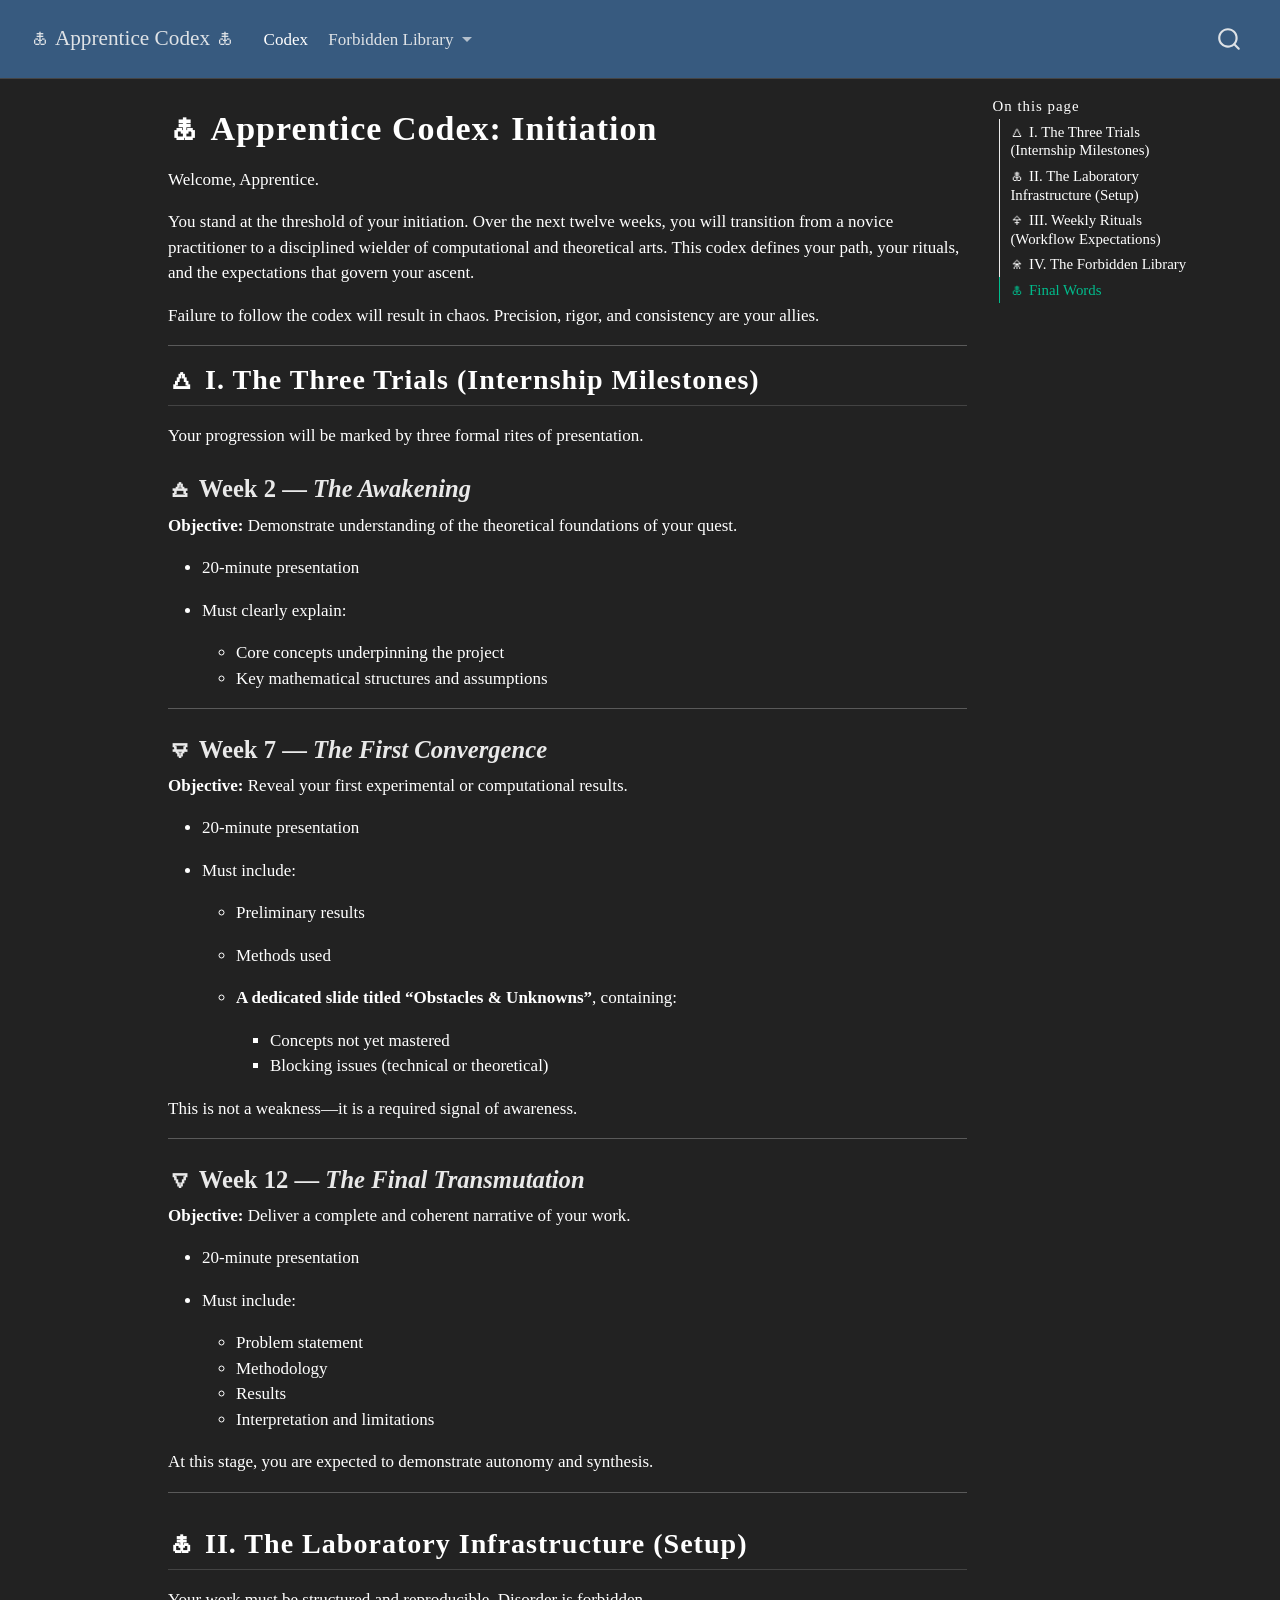
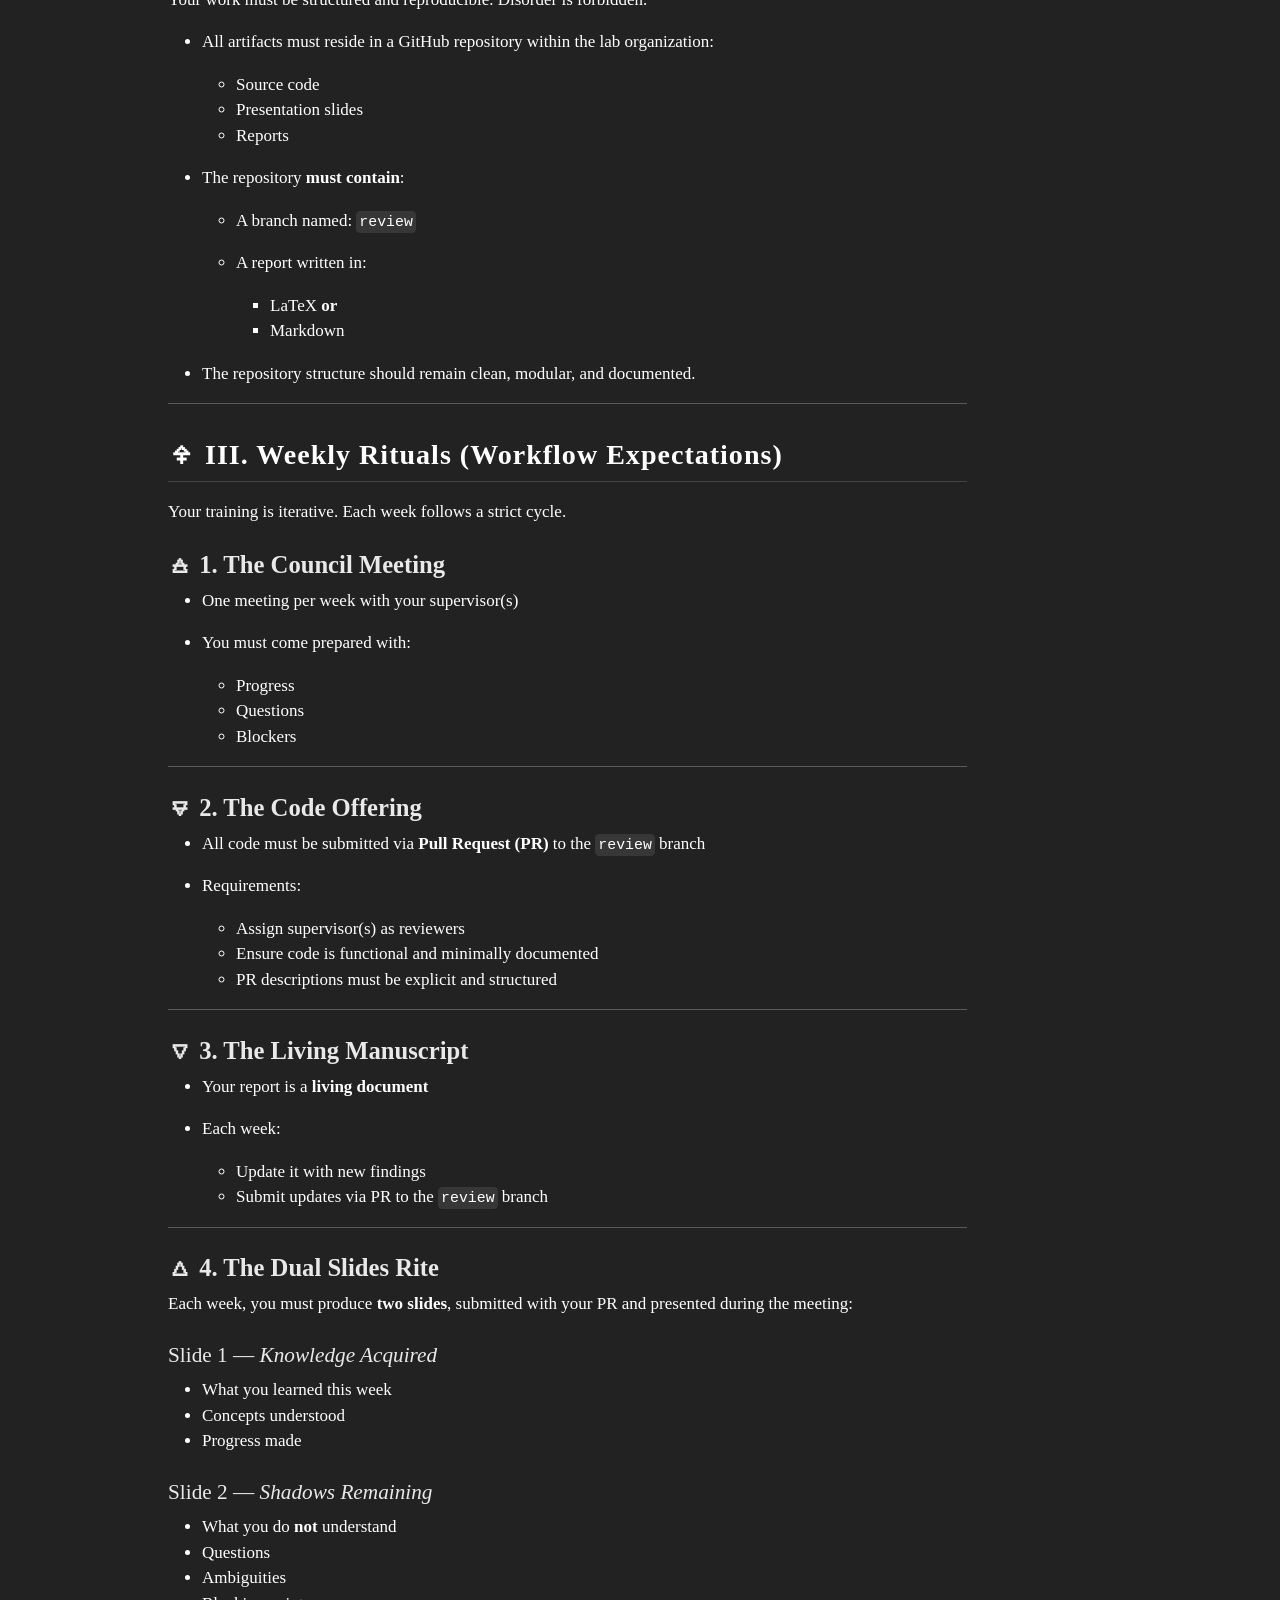
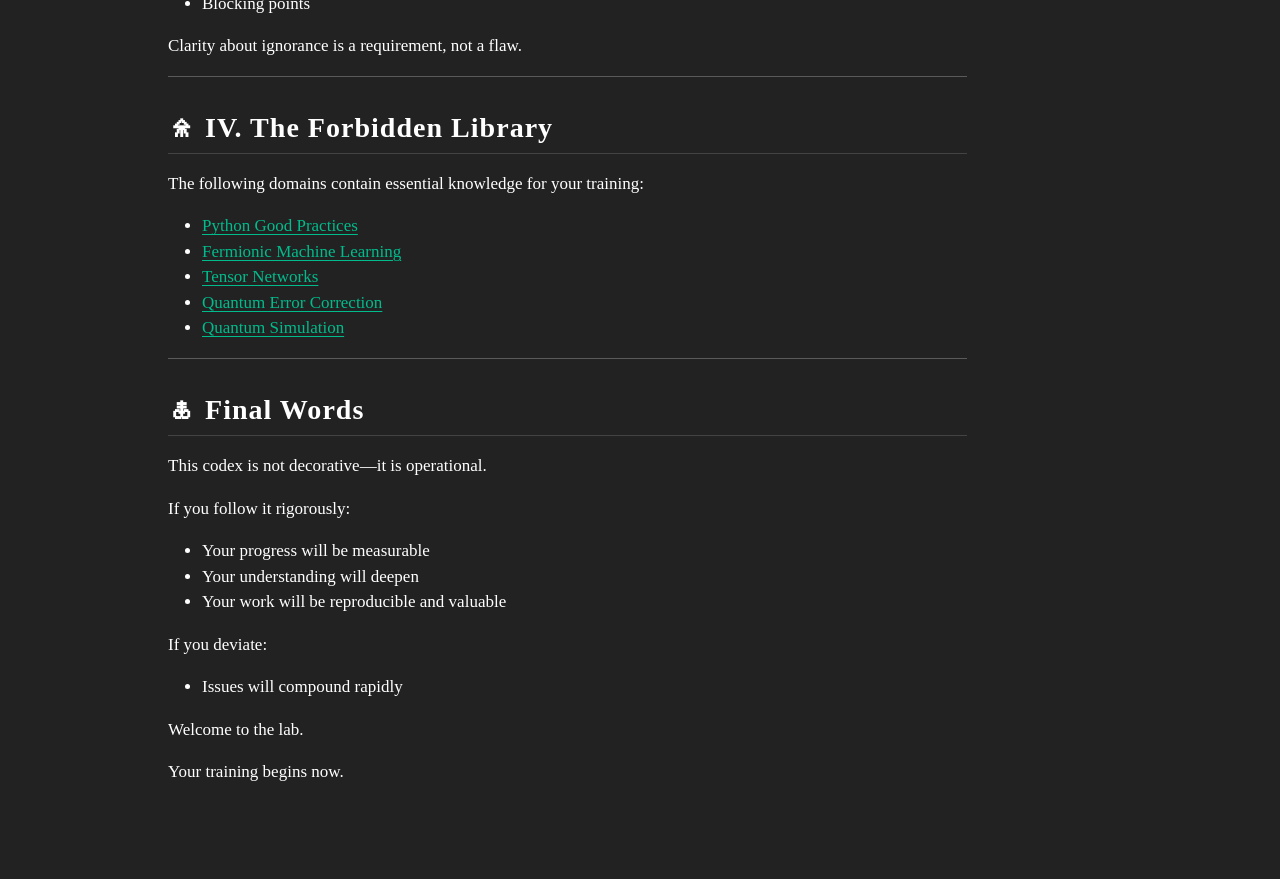
<file: docs/index.html>
<!DOCTYPE html>
<html xmlns="http://www.w3.org/1999/xhtml" lang="en" xml:lang="en"><head>

<meta charset="utf-8">
<meta name="generator" content="quarto-1.8.26">

<meta name="viewport" content="width=device-width, initial-scale=1.0, user-scalable=yes">


<title>🜏 Apprentice Codex: Initiation – 🜏 Apprentice Codex 🜏</title>
<style>
code{white-space: pre-wrap;}
span.smallcaps{font-variant: small-caps;}
div.columns{display: flex; gap: min(4vw, 1.5em);}
div.column{flex: auto; overflow-x: auto;}
div.hanging-indent{margin-left: 1.5em; text-indent: -1.5em;}
ul.task-list{list-style: none;}
ul.task-list li input[type="checkbox"] {
  width: 0.8em;
  margin: 0 0.8em 0.2em -1em; /* quarto-specific, see https://github.com/quarto-dev/quarto-cli/issues/4556 */ 
  vertical-align: middle;
}
</style>


<script src="site_libs/quarto-nav/quarto-nav.js"></script>
<script src="site_libs/quarto-nav/headroom.min.js"></script>
<script src="site_libs/clipboard/clipboard.min.js"></script>
<script src="site_libs/quarto-search/autocomplete.umd.js"></script>
<script src="site_libs/quarto-search/fuse.min.js"></script>
<script src="site_libs/quarto-search/quarto-search.js"></script>
<meta name="quarto:offset" content="./">
<script src="site_libs/quarto-html/quarto.js" type="module"></script>
<script src="site_libs/quarto-html/tabsets/tabsets.js" type="module"></script>
<script src="site_libs/quarto-html/axe/axe-check.js" type="module"></script>
<script src="site_libs/quarto-html/popper.min.js"></script>
<script src="site_libs/quarto-html/tippy.umd.min.js"></script>
<script src="site_libs/quarto-html/anchor.min.js"></script>
<link href="site_libs/quarto-html/tippy.css" rel="stylesheet">
<link href="site_libs/quarto-html/quarto-syntax-highlighting-dark-b758ccaa5987ceb1b75504551e579abf.css" rel="stylesheet" id="quarto-text-highlighting-styles">
<script src="site_libs/bootstrap/bootstrap.min.js"></script>
<link href="site_libs/bootstrap/bootstrap-icons.css" rel="stylesheet">
<link href="site_libs/bootstrap/bootstrap-0774fc528949661fb60d8774007a227f.min.css" rel="stylesheet" append-hash="true" id="quarto-bootstrap" data-mode="dark">
<script id="quarto-search-options" type="application/json">{
  "location": "navbar",
  "copy-button": false,
  "collapse-after": 3,
  "panel-placement": "end",
  "type": "overlay",
  "limit": 50,
  "keyboard-shortcut": [
    "f",
    "/",
    "s"
  ],
  "show-item-context": false,
  "language": {
    "search-no-results-text": "No results",
    "search-matching-documents-text": "matching documents",
    "search-copy-link-title": "Copy link to search",
    "search-hide-matches-text": "Hide additional matches",
    "search-more-match-text": "more match in this document",
    "search-more-matches-text": "more matches in this document",
    "search-clear-button-title": "Clear",
    "search-text-placeholder": "",
    "search-detached-cancel-button-title": "Cancel",
    "search-submit-button-title": "Submit",
    "search-label": "Search"
  }
}</script>


<link rel="stylesheet" href="styles.css">
</head>

<body class="nav-fixed quarto-light">

<div id="quarto-search-results"></div>
  <header id="quarto-header" class="headroom fixed-top">
    <nav class="navbar navbar-expand-lg " data-bs-theme="dark">
      <div class="navbar-container container-fluid">
      <div class="navbar-brand-container mx-auto">
    <a class="navbar-brand" href="./index.html">
    <span class="navbar-title">🜏 Apprentice Codex 🜏</span>
    </a>
  </div>
            <div id="quarto-search" class="" title="Search"></div>
          <button class="navbar-toggler" type="button" data-bs-toggle="collapse" data-bs-target="#navbarCollapse" aria-controls="navbarCollapse" role="menu" aria-expanded="false" aria-label="Toggle navigation" onclick="if (window.quartoToggleHeadroom) { window.quartoToggleHeadroom(); }">
  <span class="navbar-toggler-icon"></span>
</button>
          <div class="collapse navbar-collapse" id="navbarCollapse">
            <ul class="navbar-nav navbar-nav-scroll me-auto">
  <li class="nav-item">
    <a class="nav-link active" href="./index.html" aria-current="page"> 
<span class="menu-text">Codex</span></a>
  </li>  
  <li class="nav-item dropdown ">
    <a class="nav-link dropdown-toggle" href="#" id="nav-menu-forbidden-library" role="link" data-bs-toggle="dropdown" aria-expanded="false">
 <span class="menu-text">Forbidden Library</span>
    </a>
    <ul class="dropdown-menu" aria-labelledby="nav-menu-forbidden-library">    
        <li>
    <a class="dropdown-item" href="./library/python-good-practices.html">
 <span class="dropdown-text">Python Good Practices</span></a>
  </li>  
        <li>
    <a class="dropdown-item" href="./library/fermiml.html">
 <span class="dropdown-text">FermiML</span></a>
  </li>  
        <li>
    <a class="dropdown-item" href="./library/tensor-networks.html">
 <span class="dropdown-text">Tensor Networks</span></a>
  </li>  
        <li>
    <a class="dropdown-item" href="./library/qec.html">
 <span class="dropdown-text">Quantum Error Correction</span></a>
  </li>  
        <li>
    <a class="dropdown-item" href="./library/quantum-simulation.html">
 <span class="dropdown-text">Quantum Simulation</span></a>
  </li>  
    </ul>
  </li>
</ul>
          </div> <!-- /navcollapse -->
            <div class="quarto-navbar-tools">
</div>
      </div> <!-- /container-fluid -->
    </nav>
</header>
<!-- content -->
<div id="quarto-content" class="quarto-container page-columns page-rows-contents page-layout-article page-navbar">
<!-- sidebar -->
<!-- margin-sidebar -->
    <div id="quarto-margin-sidebar" class="sidebar margin-sidebar">
        <nav id="TOC" role="doc-toc" class="toc-active">
    <h2 id="toc-title">On this page</h2>
   
  <ul>
  <li><a href="#i.-the-three-trials-internship-milestones" id="toc-i.-the-three-trials-internship-milestones" class="nav-link active" data-scroll-target="#i.-the-three-trials-internship-milestones">🜂 I. The Three Trials (Internship Milestones)</a>
  <ul class="collapse">
  <li><a href="#week-2-the-awakening" id="toc-week-2-the-awakening" class="nav-link" data-scroll-target="#week-2-the-awakening">🜁 Week 2 — <em>The Awakening</em></a></li>
  <li><a href="#week-7-the-first-convergence" id="toc-week-7-the-first-convergence" class="nav-link" data-scroll-target="#week-7-the-first-convergence">🜃 Week 7 — <em>The First Convergence</em></a></li>
  <li><a href="#week-12-the-final-transmutation" id="toc-week-12-the-final-transmutation" class="nav-link" data-scroll-target="#week-12-the-final-transmutation">🜄 Week 12 — <em>The Final Transmutation</em></a></li>
  </ul></li>
  <li><a href="#ii.-the-laboratory-infrastructure-setup" id="toc-ii.-the-laboratory-infrastructure-setup" class="nav-link" data-scroll-target="#ii.-the-laboratory-infrastructure-setup">🜏 II. The Laboratory Infrastructure (Setup)</a></li>
  <li><a href="#iii.-weekly-rituals-workflow-expectations" id="toc-iii.-weekly-rituals-workflow-expectations" class="nav-link" data-scroll-target="#iii.-weekly-rituals-workflow-expectations">🜍 III. Weekly Rituals (Workflow Expectations)</a>
  <ul class="collapse">
  <li><a href="#the-council-meeting" id="toc-the-council-meeting" class="nav-link" data-scroll-target="#the-council-meeting">🜁 1. The Council Meeting</a></li>
  <li><a href="#the-code-offering" id="toc-the-code-offering" class="nav-link" data-scroll-target="#the-code-offering">🜃 2. The Code Offering</a></li>
  <li><a href="#the-living-manuscript" id="toc-the-living-manuscript" class="nav-link" data-scroll-target="#the-living-manuscript">🜄 3. The Living Manuscript</a></li>
  <li><a href="#the-dual-slides-rite" id="toc-the-dual-slides-rite" class="nav-link" data-scroll-target="#the-dual-slides-rite">🜂 4. The Dual Slides Rite</a></li>
  </ul></li>
  <li><a href="#iv.-the-forbidden-library" id="toc-iv.-the-forbidden-library" class="nav-link" data-scroll-target="#iv.-the-forbidden-library">🜎 IV. The Forbidden Library</a></li>
  <li><a href="#final-words" id="toc-final-words" class="nav-link" data-scroll-target="#final-words">🜏 Final Words</a></li>
  </ul>
</nav>
    </div>
<!-- main -->
<main class="content" id="quarto-document-content">

<header id="title-block-header" class="quarto-title-block default">
<div class="quarto-title">
<h1 class="title">🜏 Apprentice Codex: Initiation</h1>
</div>



<div class="quarto-title-meta">

    
  
    
  </div>
  


</header>


<p>Welcome, Apprentice.</p>
<p>You stand at the threshold of your initiation. Over the next twelve weeks, you will transition from a novice practitioner to a disciplined wielder of computational and theoretical arts. This codex defines your path, your rituals, and the expectations that govern your ascent.</p>
<p>Failure to follow the codex will result in chaos. Precision, rigor, and consistency are your allies.</p>
<hr>
<section id="i.-the-three-trials-internship-milestones" class="level2">
<h2 class="anchored" data-anchor-id="i.-the-three-trials-internship-milestones">🜂 I. The Three Trials (Internship Milestones)</h2>
<p>Your progression will be marked by three formal rites of presentation.</p>
<section id="week-2-the-awakening" class="level3">
<h3 class="anchored" data-anchor-id="week-2-the-awakening">🜁 Week 2 — <em>The Awakening</em></h3>
<p><strong>Objective:</strong> Demonstrate understanding of the theoretical foundations of your quest.</p>
<ul>
<li><p>20-minute presentation</p></li>
<li><p>Must clearly explain:</p>
<ul>
<li>Core concepts underpinning the project</li>
<li>Key mathematical structures and assumptions</li>
</ul></li>
</ul>
<hr>
</section>
<section id="week-7-the-first-convergence" class="level3">
<h3 class="anchored" data-anchor-id="week-7-the-first-convergence">🜃 Week 7 — <em>The First Convergence</em></h3>
<p><strong>Objective:</strong> Reveal your first experimental or computational results.</p>
<ul>
<li><p>20-minute presentation</p></li>
<li><p>Must include:</p>
<ul>
<li><p>Preliminary results</p></li>
<li><p>Methods used</p></li>
<li><p><strong>A dedicated slide titled “Obstacles &amp; Unknowns”</strong>, containing:</p>
<ul>
<li>Concepts not yet mastered</li>
<li>Blocking issues (technical or theoretical)</li>
</ul></li>
</ul></li>
</ul>
<p>This is not a weakness—it is a required signal of awareness.</p>
<hr>
</section>
<section id="week-12-the-final-transmutation" class="level3">
<h3 class="anchored" data-anchor-id="week-12-the-final-transmutation">🜄 Week 12 — <em>The Final Transmutation</em></h3>
<p><strong>Objective:</strong> Deliver a complete and coherent narrative of your work.</p>
<ul>
<li><p>20-minute presentation</p></li>
<li><p>Must include:</p>
<ul>
<li>Problem statement</li>
<li>Methodology</li>
<li>Results</li>
<li>Interpretation and limitations</li>
</ul></li>
</ul>
<p>At this stage, you are expected to demonstrate autonomy and synthesis.</p>
<hr>
</section>
</section>
<section id="ii.-the-laboratory-infrastructure-setup" class="level2">
<h2 class="anchored" data-anchor-id="ii.-the-laboratory-infrastructure-setup">🜏 II. The Laboratory Infrastructure (Setup)</h2>
<p>Your work must be structured and reproducible. Disorder is forbidden.</p>
<ul>
<li><p>All artifacts must reside in a GitHub repository within the lab organization:</p>
<ul>
<li>Source code</li>
<li>Presentation slides</li>
<li>Reports</li>
</ul></li>
<li><p>The repository <strong>must contain</strong>:</p>
<ul>
<li><p>A branch named: <code>review</code></p></li>
<li><p>A report written in:</p>
<ul>
<li>LaTeX <strong>or</strong></li>
<li>Markdown</li>
</ul></li>
</ul></li>
<li><p>The repository structure should remain clean, modular, and documented.</p></li>
</ul>
<hr>
</section>
<section id="iii.-weekly-rituals-workflow-expectations" class="level2">
<h2 class="anchored" data-anchor-id="iii.-weekly-rituals-workflow-expectations">🜍 III. Weekly Rituals (Workflow Expectations)</h2>
<p>Your training is iterative. Each week follows a strict cycle.</p>
<section id="the-council-meeting" class="level3">
<h3 class="anchored" data-anchor-id="the-council-meeting">🜁 1. The Council Meeting</h3>
<ul>
<li><p>One meeting per week with your supervisor(s)</p></li>
<li><p>You must come prepared with:</p>
<ul>
<li>Progress</li>
<li>Questions</li>
<li>Blockers</li>
</ul></li>
</ul>
<hr>
</section>
<section id="the-code-offering" class="level3">
<h3 class="anchored" data-anchor-id="the-code-offering">🜃 2. The Code Offering</h3>
<ul>
<li><p>All code must be submitted via <strong>Pull Request (PR)</strong> to the <code>review</code> branch</p></li>
<li><p>Requirements:</p>
<ul>
<li>Assign supervisor(s) as reviewers</li>
<li>Ensure code is functional and minimally documented</li>
<li>PR descriptions must be explicit and structured</li>
</ul></li>
</ul>
<hr>
</section>
<section id="the-living-manuscript" class="level3">
<h3 class="anchored" data-anchor-id="the-living-manuscript">🜄 3. The Living Manuscript</h3>
<ul>
<li><p>Your report is a <strong>living document</strong></p></li>
<li><p>Each week:</p>
<ul>
<li>Update it with new findings</li>
<li>Submit updates via PR to the <code>review</code> branch</li>
</ul></li>
</ul>
<hr>
</section>
<section id="the-dual-slides-rite" class="level3">
<h3 class="anchored" data-anchor-id="the-dual-slides-rite">🜂 4. The Dual Slides Rite</h3>
<p>Each week, you must produce <strong>two slides</strong>, submitted with your PR and presented during the meeting:</p>
<section id="slide-1-knowledge-acquired" class="level4">
<h4 class="anchored" data-anchor-id="slide-1-knowledge-acquired">Slide 1 — <em>Knowledge Acquired</em></h4>
<ul>
<li>What you learned this week</li>
<li>Concepts understood</li>
<li>Progress made</li>
</ul>
</section>
<section id="slide-2-shadows-remaining" class="level4">
<h4 class="anchored" data-anchor-id="slide-2-shadows-remaining">Slide 2 — <em>Shadows Remaining</em></h4>
<ul>
<li>What you do <strong>not</strong> understand</li>
<li>Questions</li>
<li>Ambiguities</li>
<li>Blocking points</li>
</ul>
<p>Clarity about ignorance is a requirement, not a flaw.</p>
<hr>
</section>
</section>
</section>
<section id="iv.-the-forbidden-library" class="level2">
<h2 class="anchored" data-anchor-id="iv.-the-forbidden-library">🜎 IV. The Forbidden Library</h2>
<p>The following domains contain essential knowledge for your training:</p>
<ul>
<li><a href="./library/python-good-practices.html">Python Good Practices</a></li>
<li><a href="./library/fermiml.html">Fermionic Machine Learning</a></li>
<li><a href="./library/tensor-networks.html">Tensor Networks</a></li>
<li><a href="./library/qec.html">Quantum Error Correction</a></li>
<li><a href="./library/quantum-simulation.html">Quantum Simulation</a></li>
</ul>
<hr>
</section>
<section id="final-words" class="level2">
<h2 class="anchored" data-anchor-id="final-words">🜏 Final Words</h2>
<p>This codex is not decorative—it is operational.</p>
<p>If you follow it rigorously:</p>
<ul>
<li>Your progress will be measurable</li>
<li>Your understanding will deepen</li>
<li>Your work will be reproducible and valuable</li>
</ul>
<p>If you deviate:</p>
<ul>
<li>Issues will compound rapidly</li>
</ul>
<p>Welcome to the lab.</p>
<p>Your training begins now.</p>


</section>

</main> <!-- /main -->
<script id="quarto-html-after-body" type="application/javascript">
  window.document.addEventListener("DOMContentLoaded", function (event) {
    const icon = "";
    const anchorJS = new window.AnchorJS();
    anchorJS.options = {
      placement: 'right',
      icon: icon
    };
    anchorJS.add('.anchored');
    const isCodeAnnotation = (el) => {
      for (const clz of el.classList) {
        if (clz.startsWith('code-annotation-')) {                     
          return true;
        }
      }
      return false;
    }
    const onCopySuccess = function(e) {
      // button target
      const button = e.trigger;
      // don't keep focus
      button.blur();
      // flash "checked"
      button.classList.add('code-copy-button-checked');
      var currentTitle = button.getAttribute("title");
      button.setAttribute("title", "Copied!");
      let tooltip;
      if (window.bootstrap) {
        button.setAttribute("data-bs-toggle", "tooltip");
        button.setAttribute("data-bs-placement", "left");
        button.setAttribute("data-bs-title", "Copied!");
        tooltip = new bootstrap.Tooltip(button, 
          { trigger: "manual", 
            customClass: "code-copy-button-tooltip",
            offset: [0, -8]});
        tooltip.show();    
      }
      setTimeout(function() {
        if (tooltip) {
          tooltip.hide();
          button.removeAttribute("data-bs-title");
          button.removeAttribute("data-bs-toggle");
          button.removeAttribute("data-bs-placement");
        }
        button.setAttribute("title", currentTitle);
        button.classList.remove('code-copy-button-checked');
      }, 1000);
      // clear code selection
      e.clearSelection();
    }
    const getTextToCopy = function(trigger) {
      const outerScaffold = trigger.parentElement.cloneNode(true);
      const codeEl = outerScaffold.querySelector('code');
      for (const childEl of codeEl.children) {
        if (isCodeAnnotation(childEl)) {
          childEl.remove();
        }
      }
      return codeEl.innerText;
    }
    const clipboard = new window.ClipboardJS('.code-copy-button:not([data-in-quarto-modal])', {
      text: getTextToCopy
    });
    clipboard.on('success', onCopySuccess);
    if (window.document.getElementById('quarto-embedded-source-code-modal')) {
      const clipboardModal = new window.ClipboardJS('.code-copy-button[data-in-quarto-modal]', {
        text: getTextToCopy,
        container: window.document.getElementById('quarto-embedded-source-code-modal')
      });
      clipboardModal.on('success', onCopySuccess);
    }
      var localhostRegex = new RegExp(/^(?:http|https):\/\/localhost\:?[0-9]*\//);
      var mailtoRegex = new RegExp(/^mailto:/);
        var filterRegex = new RegExp('/' + window.location.host + '/');
      var isInternal = (href) => {
          return filterRegex.test(href) || localhostRegex.test(href) || mailtoRegex.test(href);
      }
      // Inspect non-navigation links and adorn them if external
     var links = window.document.querySelectorAll('a[href]:not(.nav-link):not(.navbar-brand):not(.toc-action):not(.sidebar-link):not(.sidebar-item-toggle):not(.pagination-link):not(.no-external):not([aria-hidden]):not(.dropdown-item):not(.quarto-navigation-tool):not(.about-link)');
      for (var i=0; i<links.length; i++) {
        const link = links[i];
        if (!isInternal(link.href)) {
          // undo the damage that might have been done by quarto-nav.js in the case of
          // links that we want to consider external
          if (link.dataset.originalHref !== undefined) {
            link.href = link.dataset.originalHref;
          }
        }
      }
    function tippyHover(el, contentFn, onTriggerFn, onUntriggerFn) {
      const config = {
        allowHTML: true,
        maxWidth: 500,
        delay: 100,
        arrow: false,
        appendTo: function(el) {
            return el.parentElement;
        },
        interactive: true,
        interactiveBorder: 10,
        theme: 'quarto',
        placement: 'bottom-start',
      };
      if (contentFn) {
        config.content = contentFn;
      }
      if (onTriggerFn) {
        config.onTrigger = onTriggerFn;
      }
      if (onUntriggerFn) {
        config.onUntrigger = onUntriggerFn;
      }
      window.tippy(el, config); 
    }
    const noterefs = window.document.querySelectorAll('a[role="doc-noteref"]');
    for (var i=0; i<noterefs.length; i++) {
      const ref = noterefs[i];
      tippyHover(ref, function() {
        // use id or data attribute instead here
        let href = ref.getAttribute('data-footnote-href') || ref.getAttribute('href');
        try { href = new URL(href).hash; } catch {}
        const id = href.replace(/^#\/?/, "");
        const note = window.document.getElementById(id);
        if (note) {
          return note.innerHTML;
        } else {
          return "";
        }
      });
    }
    const xrefs = window.document.querySelectorAll('a.quarto-xref');
    const processXRef = (id, note) => {
      // Strip column container classes
      const stripColumnClz = (el) => {
        el.classList.remove("page-full", "page-columns");
        if (el.children) {
          for (const child of el.children) {
            stripColumnClz(child);
          }
        }
      }
      stripColumnClz(note)
      if (id === null || id.startsWith('sec-')) {
        // Special case sections, only their first couple elements
        const container = document.createElement("div");
        if (note.children && note.children.length > 2) {
          container.appendChild(note.children[0].cloneNode(true));
          for (let i = 1; i < note.children.length; i++) {
            const child = note.children[i];
            if (child.tagName === "P" && child.innerText === "") {
              continue;
            } else {
              container.appendChild(child.cloneNode(true));
              break;
            }
          }
          if (window.Quarto?.typesetMath) {
            window.Quarto.typesetMath(container);
          }
          return container.innerHTML
        } else {
          if (window.Quarto?.typesetMath) {
            window.Quarto.typesetMath(note);
          }
          return note.innerHTML;
        }
      } else {
        // Remove any anchor links if they are present
        const anchorLink = note.querySelector('a.anchorjs-link');
        if (anchorLink) {
          anchorLink.remove();
        }
        if (window.Quarto?.typesetMath) {
          window.Quarto.typesetMath(note);
        }
        if (note.classList.contains("callout")) {
          return note.outerHTML;
        } else {
          return note.innerHTML;
        }
      }
    }
    for (var i=0; i<xrefs.length; i++) {
      const xref = xrefs[i];
      tippyHover(xref, undefined, function(instance) {
        instance.disable();
        let url = xref.getAttribute('href');
        let hash = undefined; 
        if (url.startsWith('#')) {
          hash = url;
        } else {
          try { hash = new URL(url).hash; } catch {}
        }
        if (hash) {
          const id = hash.replace(/^#\/?/, "");
          const note = window.document.getElementById(id);
          if (note !== null) {
            try {
              const html = processXRef(id, note.cloneNode(true));
              instance.setContent(html);
            } finally {
              instance.enable();
              instance.show();
            }
          } else {
            // See if we can fetch this
            fetch(url.split('#')[0])
            .then(res => res.text())
            .then(html => {
              const parser = new DOMParser();
              const htmlDoc = parser.parseFromString(html, "text/html");
              const note = htmlDoc.getElementById(id);
              if (note !== null) {
                const html = processXRef(id, note);
                instance.setContent(html);
              } 
            }).finally(() => {
              instance.enable();
              instance.show();
            });
          }
        } else {
          // See if we can fetch a full url (with no hash to target)
          // This is a special case and we should probably do some content thinning / targeting
          fetch(url)
          .then(res => res.text())
          .then(html => {
            const parser = new DOMParser();
            const htmlDoc = parser.parseFromString(html, "text/html");
            const note = htmlDoc.querySelector('main.content');
            if (note !== null) {
              // This should only happen for chapter cross references
              // (since there is no id in the URL)
              // remove the first header
              if (note.children.length > 0 && note.children[0].tagName === "HEADER") {
                note.children[0].remove();
              }
              const html = processXRef(null, note);
              instance.setContent(html);
            } 
          }).finally(() => {
            instance.enable();
            instance.show();
          });
        }
      }, function(instance) {
      });
    }
        let selectedAnnoteEl;
        const selectorForAnnotation = ( cell, annotation) => {
          let cellAttr = 'data-code-cell="' + cell + '"';
          let lineAttr = 'data-code-annotation="' +  annotation + '"';
          const selector = 'span[' + cellAttr + '][' + lineAttr + ']';
          return selector;
        }
        const selectCodeLines = (annoteEl) => {
          const doc = window.document;
          const targetCell = annoteEl.getAttribute("data-target-cell");
          const targetAnnotation = annoteEl.getAttribute("data-target-annotation");
          const annoteSpan = window.document.querySelector(selectorForAnnotation(targetCell, targetAnnotation));
          const lines = annoteSpan.getAttribute("data-code-lines").split(",");
          const lineIds = lines.map((line) => {
            return targetCell + "-" + line;
          })
          let top = null;
          let height = null;
          let parent = null;
          if (lineIds.length > 0) {
              //compute the position of the single el (top and bottom and make a div)
              const el = window.document.getElementById(lineIds[0]);
              top = el.offsetTop;
              height = el.offsetHeight;
              parent = el.parentElement.parentElement;
            if (lineIds.length > 1) {
              const lastEl = window.document.getElementById(lineIds[lineIds.length - 1]);
              const bottom = lastEl.offsetTop + lastEl.offsetHeight;
              height = bottom - top;
            }
            if (top !== null && height !== null && parent !== null) {
              // cook up a div (if necessary) and position it 
              let div = window.document.getElementById("code-annotation-line-highlight");
              if (div === null) {
                div = window.document.createElement("div");
                div.setAttribute("id", "code-annotation-line-highlight");
                div.style.position = 'absolute';
                parent.appendChild(div);
              }
              div.style.top = top - 2 + "px";
              div.style.height = height + 4 + "px";
              div.style.left = 0;
              let gutterDiv = window.document.getElementById("code-annotation-line-highlight-gutter");
              if (gutterDiv === null) {
                gutterDiv = window.document.createElement("div");
                gutterDiv.setAttribute("id", "code-annotation-line-highlight-gutter");
                gutterDiv.style.position = 'absolute';
                const codeCell = window.document.getElementById(targetCell);
                const gutter = codeCell.querySelector('.code-annotation-gutter');
                gutter.appendChild(gutterDiv);
              }
              gutterDiv.style.top = top - 2 + "px";
              gutterDiv.style.height = height + 4 + "px";
            }
            selectedAnnoteEl = annoteEl;
          }
        };
        const unselectCodeLines = () => {
          const elementsIds = ["code-annotation-line-highlight", "code-annotation-line-highlight-gutter"];
          elementsIds.forEach((elId) => {
            const div = window.document.getElementById(elId);
            if (div) {
              div.remove();
            }
          });
          selectedAnnoteEl = undefined;
        };
          // Handle positioning of the toggle
      window.addEventListener(
        "resize",
        throttle(() => {
          elRect = undefined;
          if (selectedAnnoteEl) {
            selectCodeLines(selectedAnnoteEl);
          }
        }, 10)
      );
      function throttle(fn, ms) {
      let throttle = false;
      let timer;
        return (...args) => {
          if(!throttle) { // first call gets through
              fn.apply(this, args);
              throttle = true;
          } else { // all the others get throttled
              if(timer) clearTimeout(timer); // cancel #2
              timer = setTimeout(() => {
                fn.apply(this, args);
                timer = throttle = false;
              }, ms);
          }
        };
      }
        // Attach click handler to the DT
        const annoteDls = window.document.querySelectorAll('dt[data-target-cell]');
        for (const annoteDlNode of annoteDls) {
          annoteDlNode.addEventListener('click', (event) => {
            const clickedEl = event.target;
            if (clickedEl !== selectedAnnoteEl) {
              unselectCodeLines();
              const activeEl = window.document.querySelector('dt[data-target-cell].code-annotation-active');
              if (activeEl) {
                activeEl.classList.remove('code-annotation-active');
              }
              selectCodeLines(clickedEl);
              clickedEl.classList.add('code-annotation-active');
            } else {
              // Unselect the line
              unselectCodeLines();
              clickedEl.classList.remove('code-annotation-active');
            }
          });
        }
    const findCites = (el) => {
      const parentEl = el.parentElement;
      if (parentEl) {
        const cites = parentEl.dataset.cites;
        if (cites) {
          return {
            el,
            cites: cites.split(' ')
          };
        } else {
          return findCites(el.parentElement)
        }
      } else {
        return undefined;
      }
    };
    var bibliorefs = window.document.querySelectorAll('a[role="doc-biblioref"]');
    for (var i=0; i<bibliorefs.length; i++) {
      const ref = bibliorefs[i];
      const citeInfo = findCites(ref);
      if (citeInfo) {
        tippyHover(citeInfo.el, function() {
          var popup = window.document.createElement('div');
          citeInfo.cites.forEach(function(cite) {
            var citeDiv = window.document.createElement('div');
            citeDiv.classList.add('hanging-indent');
            citeDiv.classList.add('csl-entry');
            var biblioDiv = window.document.getElementById('ref-' + cite);
            if (biblioDiv) {
              citeDiv.innerHTML = biblioDiv.innerHTML;
            }
            popup.appendChild(citeDiv);
          });
          return popup.innerHTML;
        });
      }
    }
  });
  </script>
</div> <!-- /content -->




</body></html>
</file>
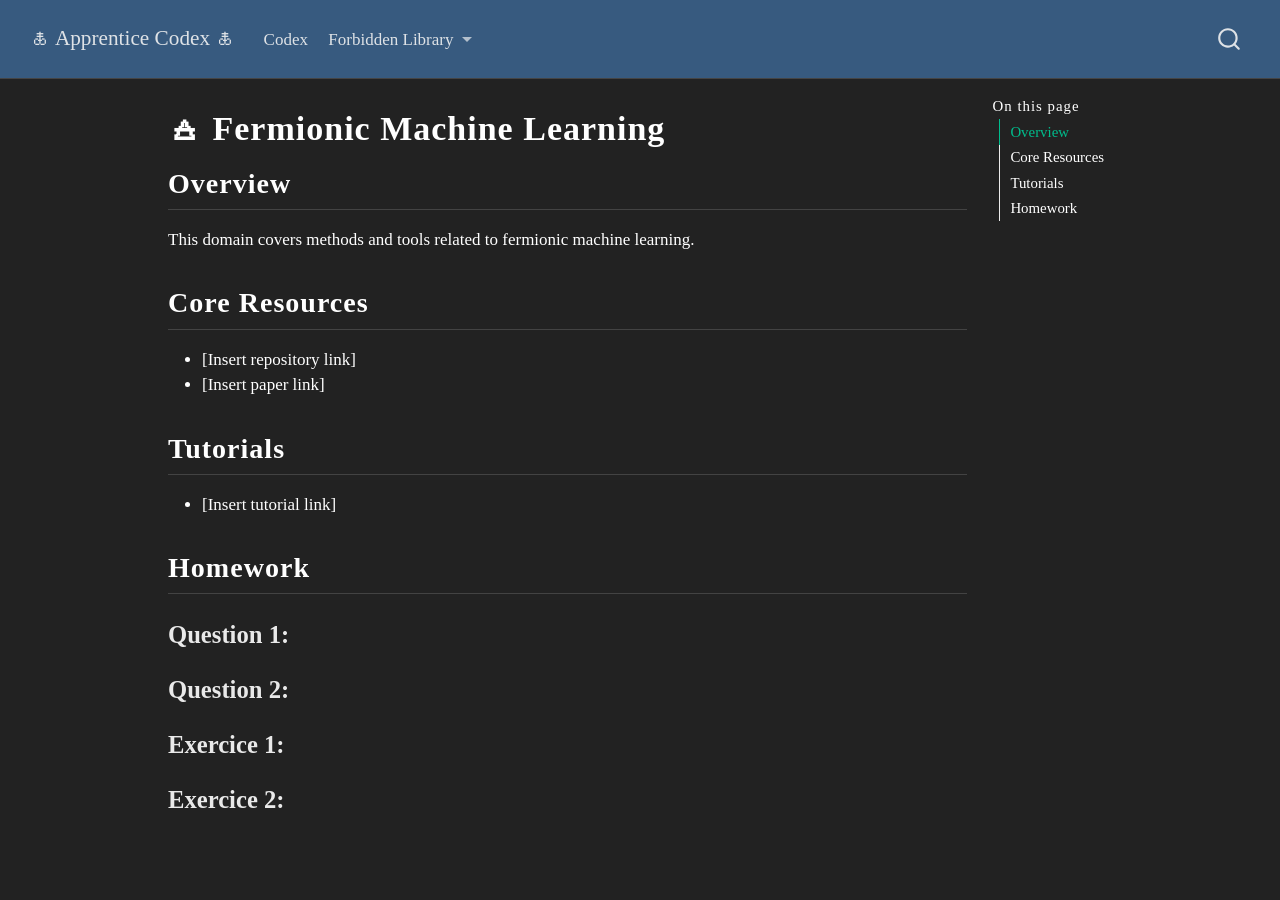
<file: docs/library/fermiml.html>
<!DOCTYPE html>
<html xmlns="http://www.w3.org/1999/xhtml" lang="en" xml:lang="en"><head>

<meta charset="utf-8">
<meta name="generator" content="quarto-1.8.26">

<meta name="viewport" content="width=device-width, initial-scale=1.0, user-scalable=yes">


<title>🜁 Fermionic Machine Learning – 🜏 Apprentice Codex 🜏</title>
<style>
code{white-space: pre-wrap;}
span.smallcaps{font-variant: small-caps;}
div.columns{display: flex; gap: min(4vw, 1.5em);}
div.column{flex: auto; overflow-x: auto;}
div.hanging-indent{margin-left: 1.5em; text-indent: -1.5em;}
ul.task-list{list-style: none;}
ul.task-list li input[type="checkbox"] {
  width: 0.8em;
  margin: 0 0.8em 0.2em -1em; /* quarto-specific, see https://github.com/quarto-dev/quarto-cli/issues/4556 */ 
  vertical-align: middle;
}
</style>


<script src="../site_libs/quarto-nav/quarto-nav.js"></script>
<script src="../site_libs/quarto-nav/headroom.min.js"></script>
<script src="../site_libs/clipboard/clipboard.min.js"></script>
<script src="../site_libs/quarto-search/autocomplete.umd.js"></script>
<script src="../site_libs/quarto-search/fuse.min.js"></script>
<script src="../site_libs/quarto-search/quarto-search.js"></script>
<meta name="quarto:offset" content="../">
<script src="../site_libs/quarto-html/quarto.js" type="module"></script>
<script src="../site_libs/quarto-html/tabsets/tabsets.js" type="module"></script>
<script src="../site_libs/quarto-html/axe/axe-check.js" type="module"></script>
<script src="../site_libs/quarto-html/popper.min.js"></script>
<script src="../site_libs/quarto-html/tippy.umd.min.js"></script>
<script src="../site_libs/quarto-html/anchor.min.js"></script>
<link href="../site_libs/quarto-html/tippy.css" rel="stylesheet">
<link href="../site_libs/quarto-html/quarto-syntax-highlighting-dark-b758ccaa5987ceb1b75504551e579abf.css" rel="stylesheet" id="quarto-text-highlighting-styles">
<script src="../site_libs/bootstrap/bootstrap.min.js"></script>
<link href="../site_libs/bootstrap/bootstrap-icons.css" rel="stylesheet">
<link href="../site_libs/bootstrap/bootstrap-0774fc528949661fb60d8774007a227f.min.css" rel="stylesheet" append-hash="true" id="quarto-bootstrap" data-mode="dark">
<script id="quarto-search-options" type="application/json">{
  "location": "navbar",
  "copy-button": false,
  "collapse-after": 3,
  "panel-placement": "end",
  "type": "overlay",
  "limit": 50,
  "keyboard-shortcut": [
    "f",
    "/",
    "s"
  ],
  "show-item-context": false,
  "language": {
    "search-no-results-text": "No results",
    "search-matching-documents-text": "matching documents",
    "search-copy-link-title": "Copy link to search",
    "search-hide-matches-text": "Hide additional matches",
    "search-more-match-text": "more match in this document",
    "search-more-matches-text": "more matches in this document",
    "search-clear-button-title": "Clear",
    "search-text-placeholder": "",
    "search-detached-cancel-button-title": "Cancel",
    "search-submit-button-title": "Submit",
    "search-label": "Search"
  }
}</script>


<link rel="stylesheet" href="../styles.css">
</head>

<body class="nav-fixed quarto-light">

<div id="quarto-search-results"></div>
  <header id="quarto-header" class="headroom fixed-top">
    <nav class="navbar navbar-expand-lg " data-bs-theme="dark">
      <div class="navbar-container container-fluid">
      <div class="navbar-brand-container mx-auto">
    <a class="navbar-brand" href="../index.html">
    <span class="navbar-title">🜏 Apprentice Codex 🜏</span>
    </a>
  </div>
            <div id="quarto-search" class="" title="Search"></div>
          <button class="navbar-toggler" type="button" data-bs-toggle="collapse" data-bs-target="#navbarCollapse" aria-controls="navbarCollapse" role="menu" aria-expanded="false" aria-label="Toggle navigation" onclick="if (window.quartoToggleHeadroom) { window.quartoToggleHeadroom(); }">
  <span class="navbar-toggler-icon"></span>
</button>
          <div class="collapse navbar-collapse" id="navbarCollapse">
            <ul class="navbar-nav navbar-nav-scroll me-auto">
  <li class="nav-item">
    <a class="nav-link" href="../index.html"> 
<span class="menu-text">Codex</span></a>
  </li>  
  <li class="nav-item dropdown ">
    <a class="nav-link dropdown-toggle" href="#" id="nav-menu-forbidden-library" role="link" data-bs-toggle="dropdown" aria-expanded="false">
 <span class="menu-text">Forbidden Library</span>
    </a>
    <ul class="dropdown-menu" aria-labelledby="nav-menu-forbidden-library">    
        <li>
    <a class="dropdown-item" href="../library/python-good-practices.html">
 <span class="dropdown-text">Python Good Practices</span></a>
  </li>  
        <li>
    <a class="dropdown-item" href="../library/fermiml.html">
 <span class="dropdown-text">FermiML</span></a>
  </li>  
        <li>
    <a class="dropdown-item" href="../library/tensor-networks.html">
 <span class="dropdown-text">Tensor Networks</span></a>
  </li>  
        <li>
    <a class="dropdown-item" href="../library/qec.html">
 <span class="dropdown-text">Quantum Error Correction</span></a>
  </li>  
        <li>
    <a class="dropdown-item" href="../library/quantum-simulation.html">
 <span class="dropdown-text">Quantum Simulation</span></a>
  </li>  
    </ul>
  </li>
</ul>
          </div> <!-- /navcollapse -->
            <div class="quarto-navbar-tools">
</div>
      </div> <!-- /container-fluid -->
    </nav>
</header>
<!-- content -->
<div id="quarto-content" class="quarto-container page-columns page-rows-contents page-layout-article page-navbar">
<!-- sidebar -->
<!-- margin-sidebar -->
    <div id="quarto-margin-sidebar" class="sidebar margin-sidebar">
        <nav id="TOC" role="doc-toc" class="toc-active">
    <h2 id="toc-title">On this page</h2>
   
  <ul>
  <li><a href="#overview" id="toc-overview" class="nav-link active" data-scroll-target="#overview">Overview</a></li>
  <li><a href="#core-resources" id="toc-core-resources" class="nav-link" data-scroll-target="#core-resources">Core Resources</a></li>
  <li><a href="#tutorials" id="toc-tutorials" class="nav-link" data-scroll-target="#tutorials">Tutorials</a></li>
  <li><a href="#homework" id="toc-homework" class="nav-link" data-scroll-target="#homework">Homework</a>
  <ul class="collapse">
  <li><a href="#question-1" id="toc-question-1" class="nav-link" data-scroll-target="#question-1">Question 1:</a></li>
  <li><a href="#question-2" id="toc-question-2" class="nav-link" data-scroll-target="#question-2">Question 2:</a></li>
  <li><a href="#exercice-1" id="toc-exercice-1" class="nav-link" data-scroll-target="#exercice-1">Exercice 1:</a></li>
  <li><a href="#exercice-2" id="toc-exercice-2" class="nav-link" data-scroll-target="#exercice-2">Exercice 2:</a></li>
  </ul></li>
  </ul>
</nav>
    </div>
<!-- main -->
<main class="content" id="quarto-document-content">

<header id="title-block-header" class="quarto-title-block default">
<div class="quarto-title">
<h1 class="title">🜁 Fermionic Machine Learning</h1>
</div>



<div class="quarto-title-meta">

    
  
    
  </div>
  


</header>


<section id="overview" class="level2">
<h2 class="anchored" data-anchor-id="overview">Overview</h2>
<p>This domain covers methods and tools related to fermionic machine learning.</p>
</section>
<section id="core-resources" class="level2">
<h2 class="anchored" data-anchor-id="core-resources">Core Resources</h2>
<ul>
<li>[Insert repository link]</li>
<li>[Insert paper link]</li>
</ul>
</section>
<section id="tutorials" class="level2">
<h2 class="anchored" data-anchor-id="tutorials">Tutorials</h2>
<ul>
<li>[Insert tutorial link]</li>
</ul>
</section>
<section id="homework" class="level2">
<h2 class="anchored" data-anchor-id="homework">Homework</h2>
<section id="question-1" class="level3">
<h3 class="anchored" data-anchor-id="question-1">Question 1:</h3>
</section>
<section id="question-2" class="level3">
<h3 class="anchored" data-anchor-id="question-2">Question 2:</h3>
</section>
<section id="exercice-1" class="level3">
<h3 class="anchored" data-anchor-id="exercice-1">Exercice 1:</h3>
</section>
<section id="exercice-2" class="level3">
<h3 class="anchored" data-anchor-id="exercice-2">Exercice 2:</h3>


</section>
</section>

</main> <!-- /main -->
<script id="quarto-html-after-body" type="application/javascript">
  window.document.addEventListener("DOMContentLoaded", function (event) {
    const icon = "";
    const anchorJS = new window.AnchorJS();
    anchorJS.options = {
      placement: 'right',
      icon: icon
    };
    anchorJS.add('.anchored');
    const isCodeAnnotation = (el) => {
      for (const clz of el.classList) {
        if (clz.startsWith('code-annotation-')) {                     
          return true;
        }
      }
      return false;
    }
    const onCopySuccess = function(e) {
      // button target
      const button = e.trigger;
      // don't keep focus
      button.blur();
      // flash "checked"
      button.classList.add('code-copy-button-checked');
      var currentTitle = button.getAttribute("title");
      button.setAttribute("title", "Copied!");
      let tooltip;
      if (window.bootstrap) {
        button.setAttribute("data-bs-toggle", "tooltip");
        button.setAttribute("data-bs-placement", "left");
        button.setAttribute("data-bs-title", "Copied!");
        tooltip = new bootstrap.Tooltip(button, 
          { trigger: "manual", 
            customClass: "code-copy-button-tooltip",
            offset: [0, -8]});
        tooltip.show();    
      }
      setTimeout(function() {
        if (tooltip) {
          tooltip.hide();
          button.removeAttribute("data-bs-title");
          button.removeAttribute("data-bs-toggle");
          button.removeAttribute("data-bs-placement");
        }
        button.setAttribute("title", currentTitle);
        button.classList.remove('code-copy-button-checked');
      }, 1000);
      // clear code selection
      e.clearSelection();
    }
    const getTextToCopy = function(trigger) {
      const outerScaffold = trigger.parentElement.cloneNode(true);
      const codeEl = outerScaffold.querySelector('code');
      for (const childEl of codeEl.children) {
        if (isCodeAnnotation(childEl)) {
          childEl.remove();
        }
      }
      return codeEl.innerText;
    }
    const clipboard = new window.ClipboardJS('.code-copy-button:not([data-in-quarto-modal])', {
      text: getTextToCopy
    });
    clipboard.on('success', onCopySuccess);
    if (window.document.getElementById('quarto-embedded-source-code-modal')) {
      const clipboardModal = new window.ClipboardJS('.code-copy-button[data-in-quarto-modal]', {
        text: getTextToCopy,
        container: window.document.getElementById('quarto-embedded-source-code-modal')
      });
      clipboardModal.on('success', onCopySuccess);
    }
      var localhostRegex = new RegExp(/^(?:http|https):\/\/localhost\:?[0-9]*\//);
      var mailtoRegex = new RegExp(/^mailto:/);
        var filterRegex = new RegExp('/' + window.location.host + '/');
      var isInternal = (href) => {
          return filterRegex.test(href) || localhostRegex.test(href) || mailtoRegex.test(href);
      }
      // Inspect non-navigation links and adorn them if external
     var links = window.document.querySelectorAll('a[href]:not(.nav-link):not(.navbar-brand):not(.toc-action):not(.sidebar-link):not(.sidebar-item-toggle):not(.pagination-link):not(.no-external):not([aria-hidden]):not(.dropdown-item):not(.quarto-navigation-tool):not(.about-link)');
      for (var i=0; i<links.length; i++) {
        const link = links[i];
        if (!isInternal(link.href)) {
          // undo the damage that might have been done by quarto-nav.js in the case of
          // links that we want to consider external
          if (link.dataset.originalHref !== undefined) {
            link.href = link.dataset.originalHref;
          }
        }
      }
    function tippyHover(el, contentFn, onTriggerFn, onUntriggerFn) {
      const config = {
        allowHTML: true,
        maxWidth: 500,
        delay: 100,
        arrow: false,
        appendTo: function(el) {
            return el.parentElement;
        },
        interactive: true,
        interactiveBorder: 10,
        theme: 'quarto',
        placement: 'bottom-start',
      };
      if (contentFn) {
        config.content = contentFn;
      }
      if (onTriggerFn) {
        config.onTrigger = onTriggerFn;
      }
      if (onUntriggerFn) {
        config.onUntrigger = onUntriggerFn;
      }
      window.tippy(el, config); 
    }
    const noterefs = window.document.querySelectorAll('a[role="doc-noteref"]');
    for (var i=0; i<noterefs.length; i++) {
      const ref = noterefs[i];
      tippyHover(ref, function() {
        // use id or data attribute instead here
        let href = ref.getAttribute('data-footnote-href') || ref.getAttribute('href');
        try { href = new URL(href).hash; } catch {}
        const id = href.replace(/^#\/?/, "");
        const note = window.document.getElementById(id);
        if (note) {
          return note.innerHTML;
        } else {
          return "";
        }
      });
    }
    const xrefs = window.document.querySelectorAll('a.quarto-xref');
    const processXRef = (id, note) => {
      // Strip column container classes
      const stripColumnClz = (el) => {
        el.classList.remove("page-full", "page-columns");
        if (el.children) {
          for (const child of el.children) {
            stripColumnClz(child);
          }
        }
      }
      stripColumnClz(note)
      if (id === null || id.startsWith('sec-')) {
        // Special case sections, only their first couple elements
        const container = document.createElement("div");
        if (note.children && note.children.length > 2) {
          container.appendChild(note.children[0].cloneNode(true));
          for (let i = 1; i < note.children.length; i++) {
            const child = note.children[i];
            if (child.tagName === "P" && child.innerText === "") {
              continue;
            } else {
              container.appendChild(child.cloneNode(true));
              break;
            }
          }
          if (window.Quarto?.typesetMath) {
            window.Quarto.typesetMath(container);
          }
          return container.innerHTML
        } else {
          if (window.Quarto?.typesetMath) {
            window.Quarto.typesetMath(note);
          }
          return note.innerHTML;
        }
      } else {
        // Remove any anchor links if they are present
        const anchorLink = note.querySelector('a.anchorjs-link');
        if (anchorLink) {
          anchorLink.remove();
        }
        if (window.Quarto?.typesetMath) {
          window.Quarto.typesetMath(note);
        }
        if (note.classList.contains("callout")) {
          return note.outerHTML;
        } else {
          return note.innerHTML;
        }
      }
    }
    for (var i=0; i<xrefs.length; i++) {
      const xref = xrefs[i];
      tippyHover(xref, undefined, function(instance) {
        instance.disable();
        let url = xref.getAttribute('href');
        let hash = undefined; 
        if (url.startsWith('#')) {
          hash = url;
        } else {
          try { hash = new URL(url).hash; } catch {}
        }
        if (hash) {
          const id = hash.replace(/^#\/?/, "");
          const note = window.document.getElementById(id);
          if (note !== null) {
            try {
              const html = processXRef(id, note.cloneNode(true));
              instance.setContent(html);
            } finally {
              instance.enable();
              instance.show();
            }
          } else {
            // See if we can fetch this
            fetch(url.split('#')[0])
            .then(res => res.text())
            .then(html => {
              const parser = new DOMParser();
              const htmlDoc = parser.parseFromString(html, "text/html");
              const note = htmlDoc.getElementById(id);
              if (note !== null) {
                const html = processXRef(id, note);
                instance.setContent(html);
              } 
            }).finally(() => {
              instance.enable();
              instance.show();
            });
          }
        } else {
          // See if we can fetch a full url (with no hash to target)
          // This is a special case and we should probably do some content thinning / targeting
          fetch(url)
          .then(res => res.text())
          .then(html => {
            const parser = new DOMParser();
            const htmlDoc = parser.parseFromString(html, "text/html");
            const note = htmlDoc.querySelector('main.content');
            if (note !== null) {
              // This should only happen for chapter cross references
              // (since there is no id in the URL)
              // remove the first header
              if (note.children.length > 0 && note.children[0].tagName === "HEADER") {
                note.children[0].remove();
              }
              const html = processXRef(null, note);
              instance.setContent(html);
            } 
          }).finally(() => {
            instance.enable();
            instance.show();
          });
        }
      }, function(instance) {
      });
    }
        let selectedAnnoteEl;
        const selectorForAnnotation = ( cell, annotation) => {
          let cellAttr = 'data-code-cell="' + cell + '"';
          let lineAttr = 'data-code-annotation="' +  annotation + '"';
          const selector = 'span[' + cellAttr + '][' + lineAttr + ']';
          return selector;
        }
        const selectCodeLines = (annoteEl) => {
          const doc = window.document;
          const targetCell = annoteEl.getAttribute("data-target-cell");
          const targetAnnotation = annoteEl.getAttribute("data-target-annotation");
          const annoteSpan = window.document.querySelector(selectorForAnnotation(targetCell, targetAnnotation));
          const lines = annoteSpan.getAttribute("data-code-lines").split(",");
          const lineIds = lines.map((line) => {
            return targetCell + "-" + line;
          })
          let top = null;
          let height = null;
          let parent = null;
          if (lineIds.length > 0) {
              //compute the position of the single el (top and bottom and make a div)
              const el = window.document.getElementById(lineIds[0]);
              top = el.offsetTop;
              height = el.offsetHeight;
              parent = el.parentElement.parentElement;
            if (lineIds.length > 1) {
              const lastEl = window.document.getElementById(lineIds[lineIds.length - 1]);
              const bottom = lastEl.offsetTop + lastEl.offsetHeight;
              height = bottom - top;
            }
            if (top !== null && height !== null && parent !== null) {
              // cook up a div (if necessary) and position it 
              let div = window.document.getElementById("code-annotation-line-highlight");
              if (div === null) {
                div = window.document.createElement("div");
                div.setAttribute("id", "code-annotation-line-highlight");
                div.style.position = 'absolute';
                parent.appendChild(div);
              }
              div.style.top = top - 2 + "px";
              div.style.height = height + 4 + "px";
              div.style.left = 0;
              let gutterDiv = window.document.getElementById("code-annotation-line-highlight-gutter");
              if (gutterDiv === null) {
                gutterDiv = window.document.createElement("div");
                gutterDiv.setAttribute("id", "code-annotation-line-highlight-gutter");
                gutterDiv.style.position = 'absolute';
                const codeCell = window.document.getElementById(targetCell);
                const gutter = codeCell.querySelector('.code-annotation-gutter');
                gutter.appendChild(gutterDiv);
              }
              gutterDiv.style.top = top - 2 + "px";
              gutterDiv.style.height = height + 4 + "px";
            }
            selectedAnnoteEl = annoteEl;
          }
        };
        const unselectCodeLines = () => {
          const elementsIds = ["code-annotation-line-highlight", "code-annotation-line-highlight-gutter"];
          elementsIds.forEach((elId) => {
            const div = window.document.getElementById(elId);
            if (div) {
              div.remove();
            }
          });
          selectedAnnoteEl = undefined;
        };
          // Handle positioning of the toggle
      window.addEventListener(
        "resize",
        throttle(() => {
          elRect = undefined;
          if (selectedAnnoteEl) {
            selectCodeLines(selectedAnnoteEl);
          }
        }, 10)
      );
      function throttle(fn, ms) {
      let throttle = false;
      let timer;
        return (...args) => {
          if(!throttle) { // first call gets through
              fn.apply(this, args);
              throttle = true;
          } else { // all the others get throttled
              if(timer) clearTimeout(timer); // cancel #2
              timer = setTimeout(() => {
                fn.apply(this, args);
                timer = throttle = false;
              }, ms);
          }
        };
      }
        // Attach click handler to the DT
        const annoteDls = window.document.querySelectorAll('dt[data-target-cell]');
        for (const annoteDlNode of annoteDls) {
          annoteDlNode.addEventListener('click', (event) => {
            const clickedEl = event.target;
            if (clickedEl !== selectedAnnoteEl) {
              unselectCodeLines();
              const activeEl = window.document.querySelector('dt[data-target-cell].code-annotation-active');
              if (activeEl) {
                activeEl.classList.remove('code-annotation-active');
              }
              selectCodeLines(clickedEl);
              clickedEl.classList.add('code-annotation-active');
            } else {
              // Unselect the line
              unselectCodeLines();
              clickedEl.classList.remove('code-annotation-active');
            }
          });
        }
    const findCites = (el) => {
      const parentEl = el.parentElement;
      if (parentEl) {
        const cites = parentEl.dataset.cites;
        if (cites) {
          return {
            el,
            cites: cites.split(' ')
          };
        } else {
          return findCites(el.parentElement)
        }
      } else {
        return undefined;
      }
    };
    var bibliorefs = window.document.querySelectorAll('a[role="doc-biblioref"]');
    for (var i=0; i<bibliorefs.length; i++) {
      const ref = bibliorefs[i];
      const citeInfo = findCites(ref);
      if (citeInfo) {
        tippyHover(citeInfo.el, function() {
          var popup = window.document.createElement('div');
          citeInfo.cites.forEach(function(cite) {
            var citeDiv = window.document.createElement('div');
            citeDiv.classList.add('hanging-indent');
            citeDiv.classList.add('csl-entry');
            var biblioDiv = window.document.getElementById('ref-' + cite);
            if (biblioDiv) {
              citeDiv.innerHTML = biblioDiv.innerHTML;
            }
            popup.appendChild(citeDiv);
          });
          return popup.innerHTML;
        });
      }
    }
  });
  </script>
</div> <!-- /content -->




</body></html>
</file>
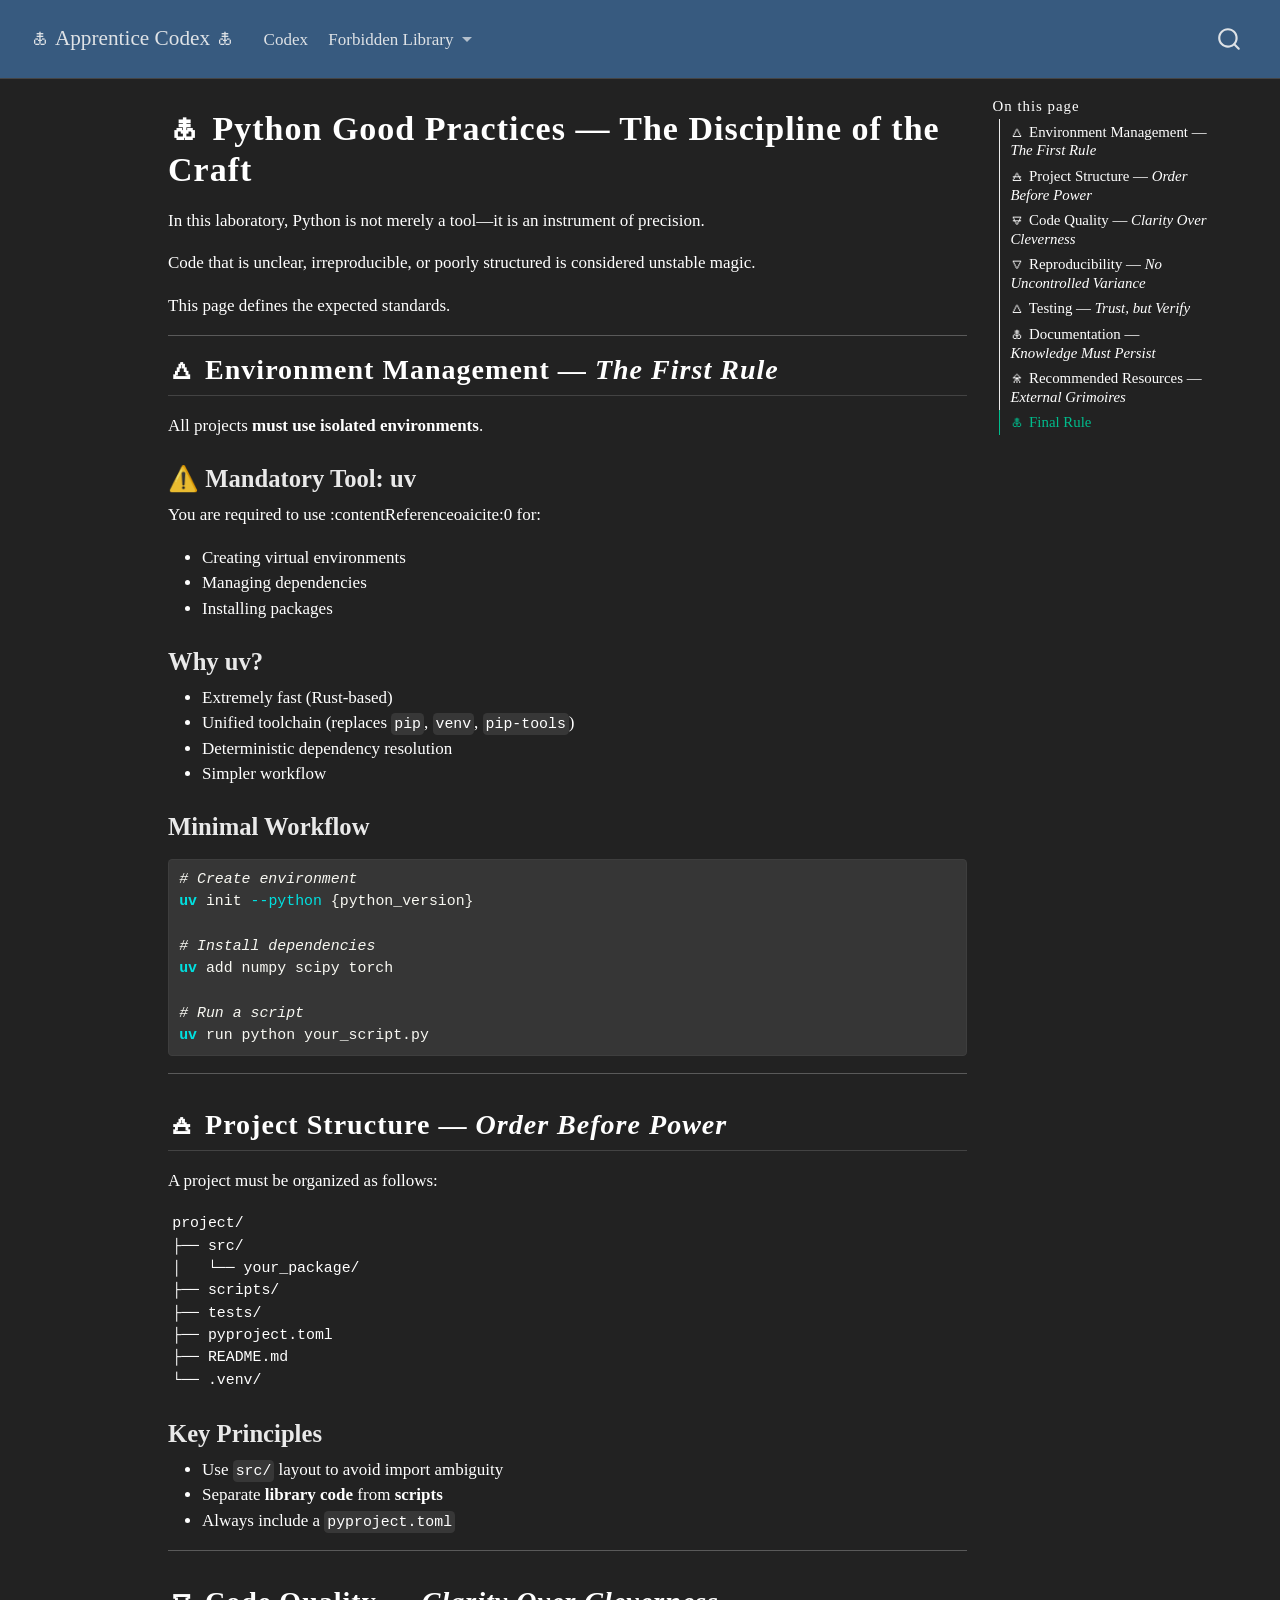
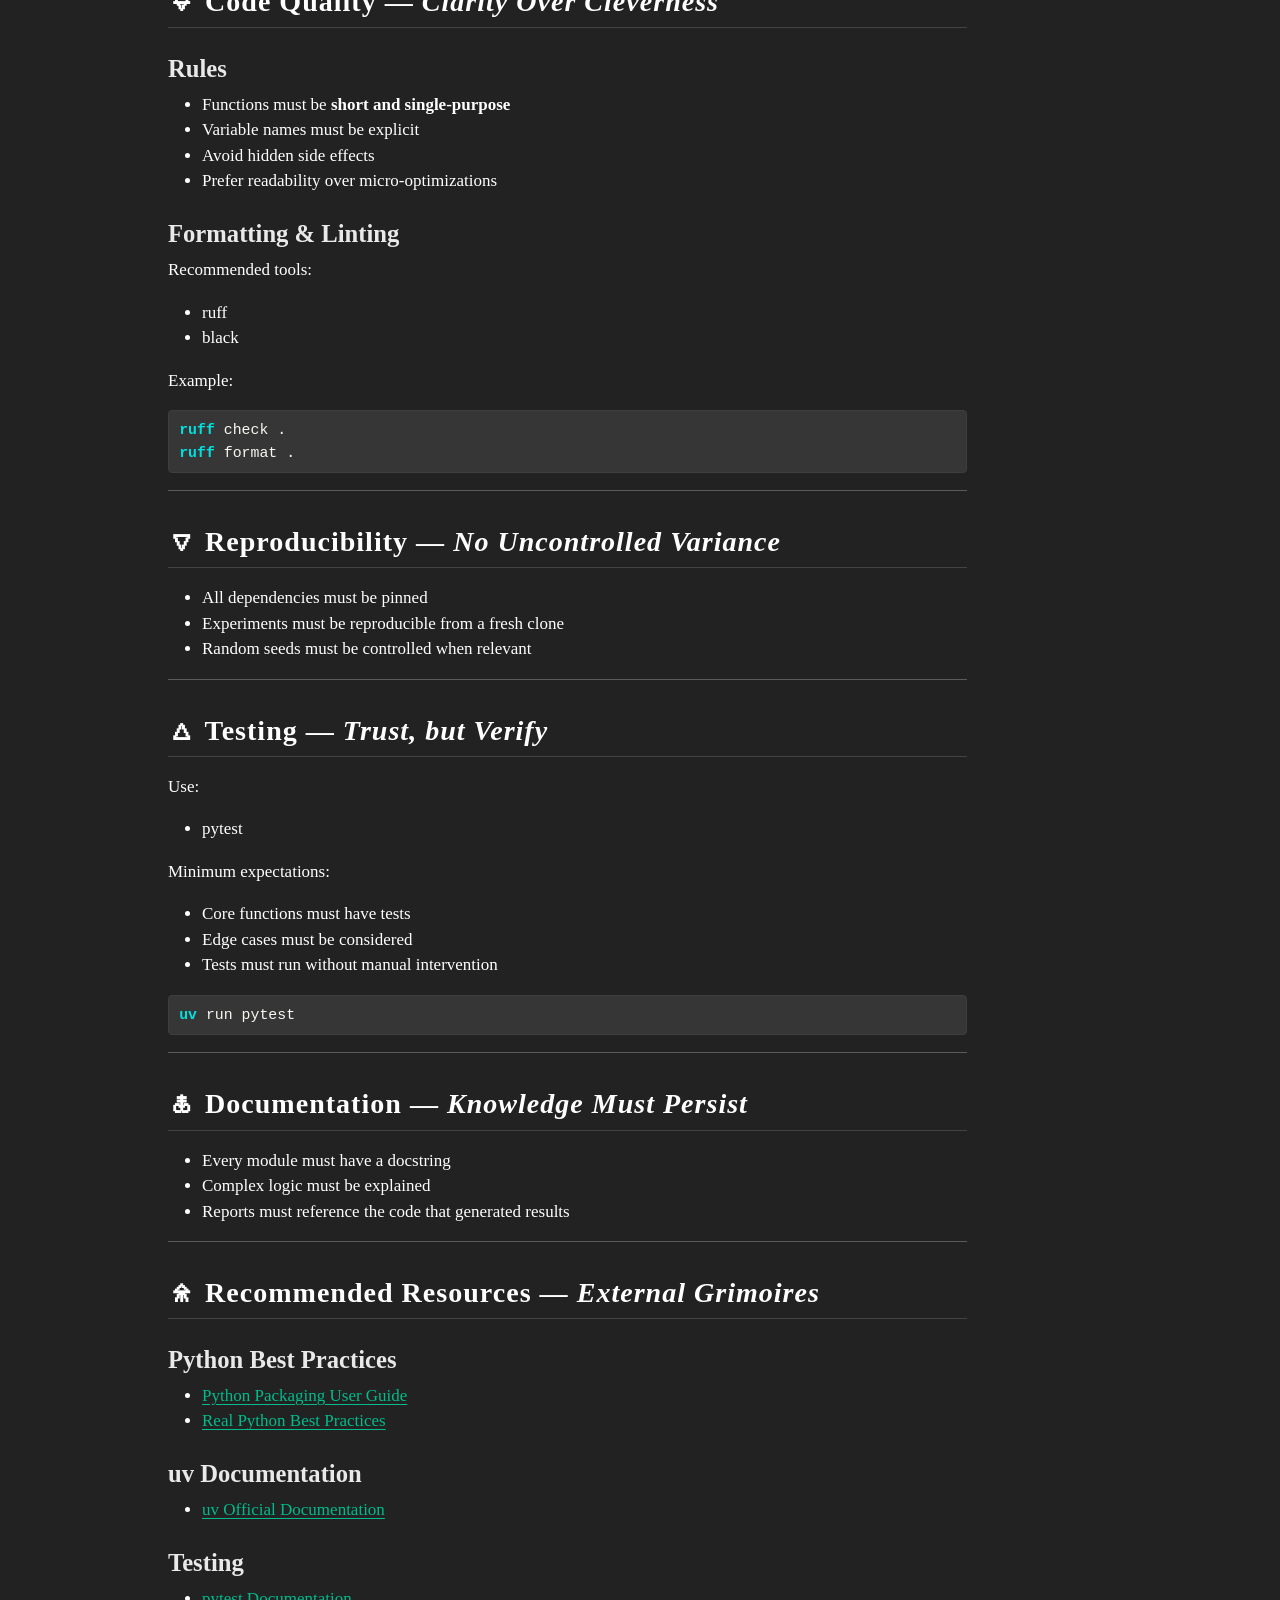
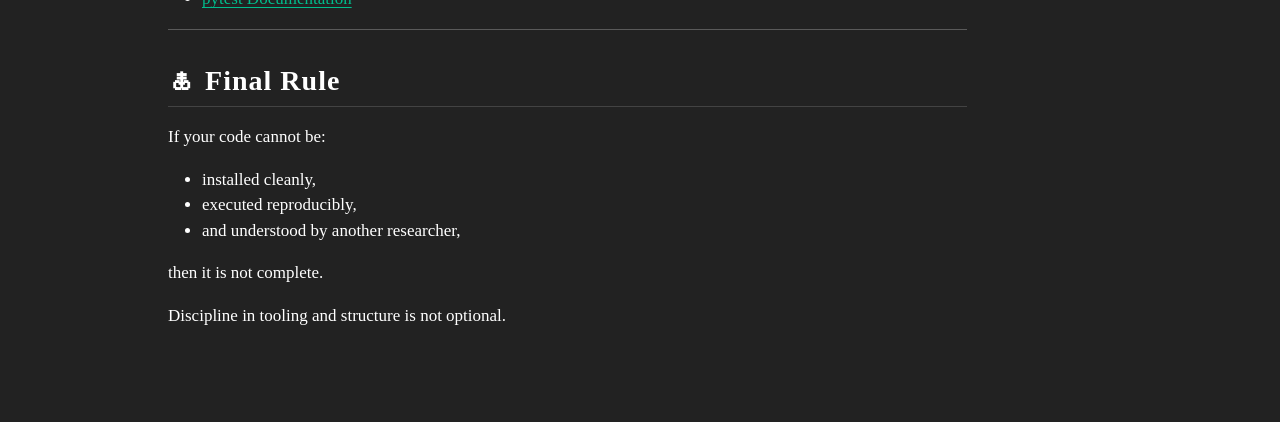
<file: docs/library/python-good-practices.html>
<!DOCTYPE html>
<html xmlns="http://www.w3.org/1999/xhtml" lang="en" xml:lang="en"><head>

<meta charset="utf-8">
<meta name="generator" content="quarto-1.8.26">

<meta name="viewport" content="width=device-width, initial-scale=1.0, user-scalable=yes">


<title>🜏 Python Good Practices — The Discipline of the Craft – 🜏 Apprentice Codex 🜏</title>
<style>
code{white-space: pre-wrap;}
span.smallcaps{font-variant: small-caps;}
div.columns{display: flex; gap: min(4vw, 1.5em);}
div.column{flex: auto; overflow-x: auto;}
div.hanging-indent{margin-left: 1.5em; text-indent: -1.5em;}
ul.task-list{list-style: none;}
ul.task-list li input[type="checkbox"] {
  width: 0.8em;
  margin: 0 0.8em 0.2em -1em; /* quarto-specific, see https://github.com/quarto-dev/quarto-cli/issues/4556 */ 
  vertical-align: middle;
}
/* CSS for syntax highlighting */
html { -webkit-text-size-adjust: 100%; }
pre > code.sourceCode { white-space: pre; position: relative; }
pre > code.sourceCode > span { display: inline-block; line-height: 1.25; }
pre > code.sourceCode > span:empty { height: 1.2em; }
.sourceCode { overflow: visible; }
code.sourceCode > span { color: inherit; text-decoration: inherit; }
div.sourceCode { margin: 1em 0; }
pre.sourceCode { margin: 0; }
@media screen {
div.sourceCode { overflow: auto; }
}
@media print {
pre > code.sourceCode { white-space: pre-wrap; }
pre > code.sourceCode > span { text-indent: -5em; padding-left: 5em; }
}
pre.numberSource code
  { counter-reset: source-line 0; }
pre.numberSource code > span
  { position: relative; left: -4em; counter-increment: source-line; }
pre.numberSource code > span > a:first-child::before
  { content: counter(source-line);
    position: relative; left: -1em; text-align: right; vertical-align: baseline;
    border: none; display: inline-block;
    -webkit-touch-callout: none; -webkit-user-select: none;
    -khtml-user-select: none; -moz-user-select: none;
    -ms-user-select: none; user-select: none;
    padding: 0 4px; width: 4em;
  }
pre.numberSource { margin-left: 3em;  padding-left: 4px; }
div.sourceCode
  {   }
@media screen {
pre > code.sourceCode > span > a:first-child::before { text-decoration: underline; }
}
</style>


<script src="../site_libs/quarto-nav/quarto-nav.js"></script>
<script src="../site_libs/quarto-nav/headroom.min.js"></script>
<script src="../site_libs/clipboard/clipboard.min.js"></script>
<script src="../site_libs/quarto-search/autocomplete.umd.js"></script>
<script src="../site_libs/quarto-search/fuse.min.js"></script>
<script src="../site_libs/quarto-search/quarto-search.js"></script>
<meta name="quarto:offset" content="../">
<script src="../site_libs/quarto-html/quarto.js" type="module"></script>
<script src="../site_libs/quarto-html/tabsets/tabsets.js" type="module"></script>
<script src="../site_libs/quarto-html/axe/axe-check.js" type="module"></script>
<script src="../site_libs/quarto-html/popper.min.js"></script>
<script src="../site_libs/quarto-html/tippy.umd.min.js"></script>
<script src="../site_libs/quarto-html/anchor.min.js"></script>
<link href="../site_libs/quarto-html/tippy.css" rel="stylesheet">
<link href="../site_libs/quarto-html/quarto-syntax-highlighting-dark-b758ccaa5987ceb1b75504551e579abf.css" rel="stylesheet" id="quarto-text-highlighting-styles">
<script src="../site_libs/bootstrap/bootstrap.min.js"></script>
<link href="../site_libs/bootstrap/bootstrap-icons.css" rel="stylesheet">
<link href="../site_libs/bootstrap/bootstrap-0774fc528949661fb60d8774007a227f.min.css" rel="stylesheet" append-hash="true" id="quarto-bootstrap" data-mode="dark">
<script id="quarto-search-options" type="application/json">{
  "location": "navbar",
  "copy-button": false,
  "collapse-after": 3,
  "panel-placement": "end",
  "type": "overlay",
  "limit": 50,
  "keyboard-shortcut": [
    "f",
    "/",
    "s"
  ],
  "show-item-context": false,
  "language": {
    "search-no-results-text": "No results",
    "search-matching-documents-text": "matching documents",
    "search-copy-link-title": "Copy link to search",
    "search-hide-matches-text": "Hide additional matches",
    "search-more-match-text": "more match in this document",
    "search-more-matches-text": "more matches in this document",
    "search-clear-button-title": "Clear",
    "search-text-placeholder": "",
    "search-detached-cancel-button-title": "Cancel",
    "search-submit-button-title": "Submit",
    "search-label": "Search"
  }
}</script>


<link rel="stylesheet" href="../styles.css">
</head>

<body class="nav-fixed quarto-light">

<div id="quarto-search-results"></div>
  <header id="quarto-header" class="headroom fixed-top">
    <nav class="navbar navbar-expand-lg " data-bs-theme="dark">
      <div class="navbar-container container-fluid">
      <div class="navbar-brand-container mx-auto">
    <a class="navbar-brand" href="../index.html">
    <span class="navbar-title">🜏 Apprentice Codex 🜏</span>
    </a>
  </div>
            <div id="quarto-search" class="" title="Search"></div>
          <button class="navbar-toggler" type="button" data-bs-toggle="collapse" data-bs-target="#navbarCollapse" aria-controls="navbarCollapse" role="menu" aria-expanded="false" aria-label="Toggle navigation" onclick="if (window.quartoToggleHeadroom) { window.quartoToggleHeadroom(); }">
  <span class="navbar-toggler-icon"></span>
</button>
          <div class="collapse navbar-collapse" id="navbarCollapse">
            <ul class="navbar-nav navbar-nav-scroll me-auto">
  <li class="nav-item">
    <a class="nav-link" href="../index.html"> 
<span class="menu-text">Codex</span></a>
  </li>  
  <li class="nav-item dropdown ">
    <a class="nav-link dropdown-toggle" href="#" id="nav-menu-forbidden-library" role="link" data-bs-toggle="dropdown" aria-expanded="false">
 <span class="menu-text">Forbidden Library</span>
    </a>
    <ul class="dropdown-menu" aria-labelledby="nav-menu-forbidden-library">    
        <li>
    <a class="dropdown-item" href="../library/python-good-practices.html">
 <span class="dropdown-text">Python Good Practices</span></a>
  </li>  
        <li>
    <a class="dropdown-item" href="../library/fermiml.html">
 <span class="dropdown-text">FermiML</span></a>
  </li>  
        <li>
    <a class="dropdown-item" href="../library/tensor-networks.html">
 <span class="dropdown-text">Tensor Networks</span></a>
  </li>  
        <li>
    <a class="dropdown-item" href="../library/qec.html">
 <span class="dropdown-text">Quantum Error Correction</span></a>
  </li>  
        <li>
    <a class="dropdown-item" href="../library/quantum-simulation.html">
 <span class="dropdown-text">Quantum Simulation</span></a>
  </li>  
    </ul>
  </li>
</ul>
          </div> <!-- /navcollapse -->
            <div class="quarto-navbar-tools">
</div>
      </div> <!-- /container-fluid -->
    </nav>
</header>
<!-- content -->
<div id="quarto-content" class="quarto-container page-columns page-rows-contents page-layout-article page-navbar">
<!-- sidebar -->
<!-- margin-sidebar -->
    <div id="quarto-margin-sidebar" class="sidebar margin-sidebar">
        <nav id="TOC" role="doc-toc" class="toc-active">
    <h2 id="toc-title">On this page</h2>
   
  <ul>
  <li><a href="#environment-management-the-first-rule" id="toc-environment-management-the-first-rule" class="nav-link active" data-scroll-target="#environment-management-the-first-rule">🜂 Environment Management — <em>The First Rule</em></a>
  <ul class="collapse">
  <li><a href="#mandatory-tool-uv" id="toc-mandatory-tool-uv" class="nav-link" data-scroll-target="#mandatory-tool-uv">⚠️ Mandatory Tool: uv</a></li>
  <li><a href="#why-uv" id="toc-why-uv" class="nav-link" data-scroll-target="#why-uv">Why uv?</a></li>
  <li><a href="#minimal-workflow" id="toc-minimal-workflow" class="nav-link" data-scroll-target="#minimal-workflow">Minimal Workflow</a></li>
  </ul></li>
  <li><a href="#project-structure-order-before-power" id="toc-project-structure-order-before-power" class="nav-link" data-scroll-target="#project-structure-order-before-power">🜁 Project Structure — <em>Order Before Power</em></a>
  <ul class="collapse">
  <li><a href="#key-principles" id="toc-key-principles" class="nav-link" data-scroll-target="#key-principles">Key Principles</a></li>
  </ul></li>
  <li><a href="#code-quality-clarity-over-cleverness" id="toc-code-quality-clarity-over-cleverness" class="nav-link" data-scroll-target="#code-quality-clarity-over-cleverness">🜃 Code Quality — <em>Clarity Over Cleverness</em></a>
  <ul class="collapse">
  <li><a href="#rules" id="toc-rules" class="nav-link" data-scroll-target="#rules">Rules</a></li>
  <li><a href="#formatting-linting" id="toc-formatting-linting" class="nav-link" data-scroll-target="#formatting-linting">Formatting &amp; Linting</a></li>
  </ul></li>
  <li><a href="#reproducibility-no-uncontrolled-variance" id="toc-reproducibility-no-uncontrolled-variance" class="nav-link" data-scroll-target="#reproducibility-no-uncontrolled-variance">🜄 Reproducibility — <em>No Uncontrolled Variance</em></a></li>
  <li><a href="#testing-trust-but-verify" id="toc-testing-trust-but-verify" class="nav-link" data-scroll-target="#testing-trust-but-verify">🜂 Testing — <em>Trust, but Verify</em></a></li>
  <li><a href="#documentation-knowledge-must-persist" id="toc-documentation-knowledge-must-persist" class="nav-link" data-scroll-target="#documentation-knowledge-must-persist">🜏 Documentation — <em>Knowledge Must Persist</em></a></li>
  <li><a href="#recommended-resources-external-grimoires" id="toc-recommended-resources-external-grimoires" class="nav-link" data-scroll-target="#recommended-resources-external-grimoires">🜎 Recommended Resources — <em>External Grimoires</em></a>
  <ul class="collapse">
  <li><a href="#python-best-practices" id="toc-python-best-practices" class="nav-link" data-scroll-target="#python-best-practices">Python Best Practices</a></li>
  <li><a href="#uv-documentation" id="toc-uv-documentation" class="nav-link" data-scroll-target="#uv-documentation">uv Documentation</a></li>
  <li><a href="#testing" id="toc-testing" class="nav-link" data-scroll-target="#testing">Testing</a></li>
  </ul></li>
  <li><a href="#final-rule" id="toc-final-rule" class="nav-link" data-scroll-target="#final-rule">🜏 Final Rule</a></li>
  </ul>
</nav>
    </div>
<!-- main -->
<main class="content" id="quarto-document-content">

<header id="title-block-header" class="quarto-title-block default">
<div class="quarto-title">
<h1 class="title">🜏 Python Good Practices — The Discipline of the Craft</h1>
</div>



<div class="quarto-title-meta">

    
  
    
  </div>
  


</header>


<p>In this laboratory, Python is not merely a tool—it is an instrument of precision.</p>
<p>Code that is unclear, irreproducible, or poorly structured is considered unstable magic.</p>
<p>This page defines the expected standards.</p>
<hr>
<section id="environment-management-the-first-rule" class="level2">
<h2 class="anchored" data-anchor-id="environment-management-the-first-rule">🜂 Environment Management — <em>The First Rule</em></h2>
<p>All projects <strong>must use isolated environments</strong>.</p>
<section id="mandatory-tool-uv" class="level3">
<h3 class="anchored" data-anchor-id="mandatory-tool-uv">⚠️ Mandatory Tool: uv</h3>
<p>You are required to use :contentReference<span data-index="0">oaicite:0</span> for:</p>
<ul>
<li>Creating virtual environments<br>
</li>
<li>Managing dependencies<br>
</li>
<li>Installing packages</li>
</ul>
</section>
<section id="why-uv" class="level3">
<h3 class="anchored" data-anchor-id="why-uv">Why uv?</h3>
<ul>
<li>Extremely fast (Rust-based)</li>
<li>Unified toolchain (replaces <code>pip</code>, <code>venv</code>, <code>pip-tools</code>)</li>
<li>Deterministic dependency resolution</li>
<li>Simpler workflow</li>
</ul>
</section>
<section id="minimal-workflow" class="level3">
<h3 class="anchored" data-anchor-id="minimal-workflow">Minimal Workflow</h3>
<div class="code-copy-outer-scaffold"><div class="sourceCode" id="cb1"><pre class="sourceCode bash code-with-copy"><code class="sourceCode bash"><span id="cb1-1"><a href="#cb1-1" aria-hidden="true" tabindex="-1"></a><span class="co"># Create environment</span></span>
<span id="cb1-2"><a href="#cb1-2" aria-hidden="true" tabindex="-1"></a><span class="ex">uv</span> init <span class="at">--python</span> {python_version}</span>
<span id="cb1-3"><a href="#cb1-3" aria-hidden="true" tabindex="-1"></a></span>
<span id="cb1-4"><a href="#cb1-4" aria-hidden="true" tabindex="-1"></a><span class="co"># Install dependencies</span></span>
<span id="cb1-5"><a href="#cb1-5" aria-hidden="true" tabindex="-1"></a><span class="ex">uv</span> add numpy scipy torch</span>
<span id="cb1-6"><a href="#cb1-6" aria-hidden="true" tabindex="-1"></a></span>
<span id="cb1-7"><a href="#cb1-7" aria-hidden="true" tabindex="-1"></a><span class="co"># Run a script</span></span>
<span id="cb1-8"><a href="#cb1-8" aria-hidden="true" tabindex="-1"></a><span class="ex">uv</span> run python your_script.py</span></code></pre></div><button title="Copy to Clipboard" class="code-copy-button"><i class="bi"></i></button></div>
<hr>
</section>
</section>
<section id="project-structure-order-before-power" class="level2">
<h2 class="anchored" data-anchor-id="project-structure-order-before-power">🜁 Project Structure — <em>Order Before Power</em></h2>
<p>A project must be organized as follows:</p>
<pre><code>project/
├── src/
│   └── your_package/
├── scripts/
├── tests/
├── pyproject.toml
├── README.md
└── .venv/</code></pre>
<section id="key-principles" class="level3">
<h3 class="anchored" data-anchor-id="key-principles">Key Principles</h3>
<ul>
<li>Use <code>src/</code> layout to avoid import ambiguity</li>
<li>Separate <strong>library code</strong> from <strong>scripts</strong></li>
<li>Always include a <code>pyproject.toml</code></li>
</ul>
<hr>
</section>
</section>
<section id="code-quality-clarity-over-cleverness" class="level2">
<h2 class="anchored" data-anchor-id="code-quality-clarity-over-cleverness">🜃 Code Quality — <em>Clarity Over Cleverness</em></h2>
<section id="rules" class="level3">
<h3 class="anchored" data-anchor-id="rules">Rules</h3>
<ul>
<li>Functions must be <strong>short and single-purpose</strong></li>
<li>Variable names must be explicit</li>
<li>Avoid hidden side effects</li>
<li>Prefer readability over micro-optimizations</li>
</ul>
</section>
<section id="formatting-linting" class="level3">
<h3 class="anchored" data-anchor-id="formatting-linting">Formatting &amp; Linting</h3>
<p>Recommended tools:</p>
<ul>
<li>ruff</li>
<li>black</li>
</ul>
<p>Example:</p>
<div class="code-copy-outer-scaffold"><div class="sourceCode" id="cb3"><pre class="sourceCode bash code-with-copy"><code class="sourceCode bash"><span id="cb3-1"><a href="#cb3-1" aria-hidden="true" tabindex="-1"></a><span class="ex">ruff</span> check .</span>
<span id="cb3-2"><a href="#cb3-2" aria-hidden="true" tabindex="-1"></a><span class="ex">ruff</span> format .</span></code></pre></div><button title="Copy to Clipboard" class="code-copy-button"><i class="bi"></i></button></div>
<hr>
</section>
</section>
<section id="reproducibility-no-uncontrolled-variance" class="level2">
<h2 class="anchored" data-anchor-id="reproducibility-no-uncontrolled-variance">🜄 Reproducibility — <em>No Uncontrolled Variance</em></h2>
<ul>
<li>All dependencies must be pinned</li>
<li>Experiments must be reproducible from a fresh clone</li>
<li>Random seeds must be controlled when relevant</li>
</ul>
<hr>
</section>
<section id="testing-trust-but-verify" class="level2">
<h2 class="anchored" data-anchor-id="testing-trust-but-verify">🜂 Testing — <em>Trust, but Verify</em></h2>
<p>Use:</p>
<ul>
<li>pytest</li>
</ul>
<p>Minimum expectations:</p>
<ul>
<li>Core functions must have tests</li>
<li>Edge cases must be considered</li>
<li>Tests must run without manual intervention</li>
</ul>
<div class="code-copy-outer-scaffold"><div class="sourceCode" id="cb4"><pre class="sourceCode bash code-with-copy"><code class="sourceCode bash"><span id="cb4-1"><a href="#cb4-1" aria-hidden="true" tabindex="-1"></a><span class="ex">uv</span> run pytest</span></code></pre></div><button title="Copy to Clipboard" class="code-copy-button"><i class="bi"></i></button></div>
<hr>
</section>
<section id="documentation-knowledge-must-persist" class="level2">
<h2 class="anchored" data-anchor-id="documentation-knowledge-must-persist">🜏 Documentation — <em>Knowledge Must Persist</em></h2>
<ul>
<li>Every module must have a docstring</li>
<li>Complex logic must be explained</li>
<li>Reports must reference the code that generated results</li>
</ul>
<hr>
</section>
<section id="recommended-resources-external-grimoires" class="level2">
<h2 class="anchored" data-anchor-id="recommended-resources-external-grimoires">🜎 Recommended Resources — <em>External Grimoires</em></h2>
<section id="python-best-practices" class="level3">
<h3 class="anchored" data-anchor-id="python-best-practices">Python Best Practices</h3>
<ul>
<li><a href="https://packaging.python.org/en/latest/?utm_source=chatgpt.com">Python Packaging User Guide</a></li>
<li><a href="https://realpython.com/tutorials/best-practices/?utm_source=chatgpt.com">Real Python Best Practices</a></li>
</ul>
</section>
<section id="uv-documentation" class="level3">
<h3 class="anchored" data-anchor-id="uv-documentation">uv Documentation</h3>
<ul>
<li><a href="https://docs.astral.sh/uv/?utm_source=chatgpt.com">uv Official Documentation</a></li>
</ul>
</section>
<section id="testing" class="level3">
<h3 class="anchored" data-anchor-id="testing">Testing</h3>
<ul>
<li><a href="https://docs.pytest.org/en/stable/?utm_source=chatgpt.com">pytest Documentation</a></li>
</ul>
<hr>
</section>
</section>
<section id="final-rule" class="level2">
<h2 class="anchored" data-anchor-id="final-rule">🜏 Final Rule</h2>
<p>If your code cannot be:</p>
<ul>
<li>installed cleanly,</li>
<li>executed reproducibly,</li>
<li>and understood by another researcher,</li>
</ul>
<p>then it is not complete.</p>
<p>Discipline in tooling and structure is not optional.</p>


</section>

</main> <!-- /main -->
<script id="quarto-html-after-body" type="application/javascript">
  window.document.addEventListener("DOMContentLoaded", function (event) {
    const icon = "";
    const anchorJS = new window.AnchorJS();
    anchorJS.options = {
      placement: 'right',
      icon: icon
    };
    anchorJS.add('.anchored');
    const isCodeAnnotation = (el) => {
      for (const clz of el.classList) {
        if (clz.startsWith('code-annotation-')) {                     
          return true;
        }
      }
      return false;
    }
    const onCopySuccess = function(e) {
      // button target
      const button = e.trigger;
      // don't keep focus
      button.blur();
      // flash "checked"
      button.classList.add('code-copy-button-checked');
      var currentTitle = button.getAttribute("title");
      button.setAttribute("title", "Copied!");
      let tooltip;
      if (window.bootstrap) {
        button.setAttribute("data-bs-toggle", "tooltip");
        button.setAttribute("data-bs-placement", "left");
        button.setAttribute("data-bs-title", "Copied!");
        tooltip = new bootstrap.Tooltip(button, 
          { trigger: "manual", 
            customClass: "code-copy-button-tooltip",
            offset: [0, -8]});
        tooltip.show();    
      }
      setTimeout(function() {
        if (tooltip) {
          tooltip.hide();
          button.removeAttribute("data-bs-title");
          button.removeAttribute("data-bs-toggle");
          button.removeAttribute("data-bs-placement");
        }
        button.setAttribute("title", currentTitle);
        button.classList.remove('code-copy-button-checked');
      }, 1000);
      // clear code selection
      e.clearSelection();
    }
    const getTextToCopy = function(trigger) {
      const outerScaffold = trigger.parentElement.cloneNode(true);
      const codeEl = outerScaffold.querySelector('code');
      for (const childEl of codeEl.children) {
        if (isCodeAnnotation(childEl)) {
          childEl.remove();
        }
      }
      return codeEl.innerText;
    }
    const clipboard = new window.ClipboardJS('.code-copy-button:not([data-in-quarto-modal])', {
      text: getTextToCopy
    });
    clipboard.on('success', onCopySuccess);
    if (window.document.getElementById('quarto-embedded-source-code-modal')) {
      const clipboardModal = new window.ClipboardJS('.code-copy-button[data-in-quarto-modal]', {
        text: getTextToCopy,
        container: window.document.getElementById('quarto-embedded-source-code-modal')
      });
      clipboardModal.on('success', onCopySuccess);
    }
      var localhostRegex = new RegExp(/^(?:http|https):\/\/localhost\:?[0-9]*\//);
      var mailtoRegex = new RegExp(/^mailto:/);
        var filterRegex = new RegExp('/' + window.location.host + '/');
      var isInternal = (href) => {
          return filterRegex.test(href) || localhostRegex.test(href) || mailtoRegex.test(href);
      }
      // Inspect non-navigation links and adorn them if external
     var links = window.document.querySelectorAll('a[href]:not(.nav-link):not(.navbar-brand):not(.toc-action):not(.sidebar-link):not(.sidebar-item-toggle):not(.pagination-link):not(.no-external):not([aria-hidden]):not(.dropdown-item):not(.quarto-navigation-tool):not(.about-link)');
      for (var i=0; i<links.length; i++) {
        const link = links[i];
        if (!isInternal(link.href)) {
          // undo the damage that might have been done by quarto-nav.js in the case of
          // links that we want to consider external
          if (link.dataset.originalHref !== undefined) {
            link.href = link.dataset.originalHref;
          }
        }
      }
    function tippyHover(el, contentFn, onTriggerFn, onUntriggerFn) {
      const config = {
        allowHTML: true,
        maxWidth: 500,
        delay: 100,
        arrow: false,
        appendTo: function(el) {
            return el.parentElement;
        },
        interactive: true,
        interactiveBorder: 10,
        theme: 'quarto',
        placement: 'bottom-start',
      };
      if (contentFn) {
        config.content = contentFn;
      }
      if (onTriggerFn) {
        config.onTrigger = onTriggerFn;
      }
      if (onUntriggerFn) {
        config.onUntrigger = onUntriggerFn;
      }
      window.tippy(el, config); 
    }
    const noterefs = window.document.querySelectorAll('a[role="doc-noteref"]');
    for (var i=0; i<noterefs.length; i++) {
      const ref = noterefs[i];
      tippyHover(ref, function() {
        // use id or data attribute instead here
        let href = ref.getAttribute('data-footnote-href') || ref.getAttribute('href');
        try { href = new URL(href).hash; } catch {}
        const id = href.replace(/^#\/?/, "");
        const note = window.document.getElementById(id);
        if (note) {
          return note.innerHTML;
        } else {
          return "";
        }
      });
    }
    const xrefs = window.document.querySelectorAll('a.quarto-xref');
    const processXRef = (id, note) => {
      // Strip column container classes
      const stripColumnClz = (el) => {
        el.classList.remove("page-full", "page-columns");
        if (el.children) {
          for (const child of el.children) {
            stripColumnClz(child);
          }
        }
      }
      stripColumnClz(note)
      if (id === null || id.startsWith('sec-')) {
        // Special case sections, only their first couple elements
        const container = document.createElement("div");
        if (note.children && note.children.length > 2) {
          container.appendChild(note.children[0].cloneNode(true));
          for (let i = 1; i < note.children.length; i++) {
            const child = note.children[i];
            if (child.tagName === "P" && child.innerText === "") {
              continue;
            } else {
              container.appendChild(child.cloneNode(true));
              break;
            }
          }
          if (window.Quarto?.typesetMath) {
            window.Quarto.typesetMath(container);
          }
          return container.innerHTML
        } else {
          if (window.Quarto?.typesetMath) {
            window.Quarto.typesetMath(note);
          }
          return note.innerHTML;
        }
      } else {
        // Remove any anchor links if they are present
        const anchorLink = note.querySelector('a.anchorjs-link');
        if (anchorLink) {
          anchorLink.remove();
        }
        if (window.Quarto?.typesetMath) {
          window.Quarto.typesetMath(note);
        }
        if (note.classList.contains("callout")) {
          return note.outerHTML;
        } else {
          return note.innerHTML;
        }
      }
    }
    for (var i=0; i<xrefs.length; i++) {
      const xref = xrefs[i];
      tippyHover(xref, undefined, function(instance) {
        instance.disable();
        let url = xref.getAttribute('href');
        let hash = undefined; 
        if (url.startsWith('#')) {
          hash = url;
        } else {
          try { hash = new URL(url).hash; } catch {}
        }
        if (hash) {
          const id = hash.replace(/^#\/?/, "");
          const note = window.document.getElementById(id);
          if (note !== null) {
            try {
              const html = processXRef(id, note.cloneNode(true));
              instance.setContent(html);
            } finally {
              instance.enable();
              instance.show();
            }
          } else {
            // See if we can fetch this
            fetch(url.split('#')[0])
            .then(res => res.text())
            .then(html => {
              const parser = new DOMParser();
              const htmlDoc = parser.parseFromString(html, "text/html");
              const note = htmlDoc.getElementById(id);
              if (note !== null) {
                const html = processXRef(id, note);
                instance.setContent(html);
              } 
            }).finally(() => {
              instance.enable();
              instance.show();
            });
          }
        } else {
          // See if we can fetch a full url (with no hash to target)
          // This is a special case and we should probably do some content thinning / targeting
          fetch(url)
          .then(res => res.text())
          .then(html => {
            const parser = new DOMParser();
            const htmlDoc = parser.parseFromString(html, "text/html");
            const note = htmlDoc.querySelector('main.content');
            if (note !== null) {
              // This should only happen for chapter cross references
              // (since there is no id in the URL)
              // remove the first header
              if (note.children.length > 0 && note.children[0].tagName === "HEADER") {
                note.children[0].remove();
              }
              const html = processXRef(null, note);
              instance.setContent(html);
            } 
          }).finally(() => {
            instance.enable();
            instance.show();
          });
        }
      }, function(instance) {
      });
    }
        let selectedAnnoteEl;
        const selectorForAnnotation = ( cell, annotation) => {
          let cellAttr = 'data-code-cell="' + cell + '"';
          let lineAttr = 'data-code-annotation="' +  annotation + '"';
          const selector = 'span[' + cellAttr + '][' + lineAttr + ']';
          return selector;
        }
        const selectCodeLines = (annoteEl) => {
          const doc = window.document;
          const targetCell = annoteEl.getAttribute("data-target-cell");
          const targetAnnotation = annoteEl.getAttribute("data-target-annotation");
          const annoteSpan = window.document.querySelector(selectorForAnnotation(targetCell, targetAnnotation));
          const lines = annoteSpan.getAttribute("data-code-lines").split(",");
          const lineIds = lines.map((line) => {
            return targetCell + "-" + line;
          })
          let top = null;
          let height = null;
          let parent = null;
          if (lineIds.length > 0) {
              //compute the position of the single el (top and bottom and make a div)
              const el = window.document.getElementById(lineIds[0]);
              top = el.offsetTop;
              height = el.offsetHeight;
              parent = el.parentElement.parentElement;
            if (lineIds.length > 1) {
              const lastEl = window.document.getElementById(lineIds[lineIds.length - 1]);
              const bottom = lastEl.offsetTop + lastEl.offsetHeight;
              height = bottom - top;
            }
            if (top !== null && height !== null && parent !== null) {
              // cook up a div (if necessary) and position it 
              let div = window.document.getElementById("code-annotation-line-highlight");
              if (div === null) {
                div = window.document.createElement("div");
                div.setAttribute("id", "code-annotation-line-highlight");
                div.style.position = 'absolute';
                parent.appendChild(div);
              }
              div.style.top = top - 2 + "px";
              div.style.height = height + 4 + "px";
              div.style.left = 0;
              let gutterDiv = window.document.getElementById("code-annotation-line-highlight-gutter");
              if (gutterDiv === null) {
                gutterDiv = window.document.createElement("div");
                gutterDiv.setAttribute("id", "code-annotation-line-highlight-gutter");
                gutterDiv.style.position = 'absolute';
                const codeCell = window.document.getElementById(targetCell);
                const gutter = codeCell.querySelector('.code-annotation-gutter');
                gutter.appendChild(gutterDiv);
              }
              gutterDiv.style.top = top - 2 + "px";
              gutterDiv.style.height = height + 4 + "px";
            }
            selectedAnnoteEl = annoteEl;
          }
        };
        const unselectCodeLines = () => {
          const elementsIds = ["code-annotation-line-highlight", "code-annotation-line-highlight-gutter"];
          elementsIds.forEach((elId) => {
            const div = window.document.getElementById(elId);
            if (div) {
              div.remove();
            }
          });
          selectedAnnoteEl = undefined;
        };
          // Handle positioning of the toggle
      window.addEventListener(
        "resize",
        throttle(() => {
          elRect = undefined;
          if (selectedAnnoteEl) {
            selectCodeLines(selectedAnnoteEl);
          }
        }, 10)
      );
      function throttle(fn, ms) {
      let throttle = false;
      let timer;
        return (...args) => {
          if(!throttle) { // first call gets through
              fn.apply(this, args);
              throttle = true;
          } else { // all the others get throttled
              if(timer) clearTimeout(timer); // cancel #2
              timer = setTimeout(() => {
                fn.apply(this, args);
                timer = throttle = false;
              }, ms);
          }
        };
      }
        // Attach click handler to the DT
        const annoteDls = window.document.querySelectorAll('dt[data-target-cell]');
        for (const annoteDlNode of annoteDls) {
          annoteDlNode.addEventListener('click', (event) => {
            const clickedEl = event.target;
            if (clickedEl !== selectedAnnoteEl) {
              unselectCodeLines();
              const activeEl = window.document.querySelector('dt[data-target-cell].code-annotation-active');
              if (activeEl) {
                activeEl.classList.remove('code-annotation-active');
              }
              selectCodeLines(clickedEl);
              clickedEl.classList.add('code-annotation-active');
            } else {
              // Unselect the line
              unselectCodeLines();
              clickedEl.classList.remove('code-annotation-active');
            }
          });
        }
    const findCites = (el) => {
      const parentEl = el.parentElement;
      if (parentEl) {
        const cites = parentEl.dataset.cites;
        if (cites) {
          return {
            el,
            cites: cites.split(' ')
          };
        } else {
          return findCites(el.parentElement)
        }
      } else {
        return undefined;
      }
    };
    var bibliorefs = window.document.querySelectorAll('a[role="doc-biblioref"]');
    for (var i=0; i<bibliorefs.length; i++) {
      const ref = bibliorefs[i];
      const citeInfo = findCites(ref);
      if (citeInfo) {
        tippyHover(citeInfo.el, function() {
          var popup = window.document.createElement('div');
          citeInfo.cites.forEach(function(cite) {
            var citeDiv = window.document.createElement('div');
            citeDiv.classList.add('hanging-indent');
            citeDiv.classList.add('csl-entry');
            var biblioDiv = window.document.getElementById('ref-' + cite);
            if (biblioDiv) {
              citeDiv.innerHTML = biblioDiv.innerHTML;
            }
            popup.appendChild(citeDiv);
          });
          return popup.innerHTML;
        });
      }
    }
  });
  </script>
</div> <!-- /content -->




</body></html>
</file>
<file: docs/site_libs/quarto-html/tippy.css>
.tippy-box[data-animation=fade][data-state=hidden]{opacity:0}[data-tippy-root]{max-width:calc(100vw - 10px)}.tippy-box{position:relative;background-color:#333;color:#fff;border-radius:4px;font-size:14px;line-height:1.4;white-space:normal;outline:0;transition-property:transform,visibility,opacity}.tippy-box[data-placement^=top]>.tippy-arrow{bottom:0}.tippy-box[data-placement^=top]>.tippy-arrow:before{bottom:-7px;left:0;border-width:8px 8px 0;border-top-color:initial;transform-origin:center top}.tippy-box[data-placement^=bottom]>.tippy-arrow{top:0}.tippy-box[data-placement^=bottom]>.tippy-arrow:before{top:-7px;left:0;border-width:0 8px 8px;border-bottom-color:initial;transform-origin:center bottom}.tippy-box[data-placement^=left]>.tippy-arrow{right:0}.tippy-box[data-placement^=left]>.tippy-arrow:before{border-width:8px 0 8px 8px;border-left-color:initial;right:-7px;transform-origin:center left}.tippy-box[data-placement^=right]>.tippy-arrow{left:0}.tippy-box[data-placement^=right]>.tippy-arrow:before{left:-7px;border-width:8px 8px 8px 0;border-right-color:initial;transform-origin:center right}.tippy-box[data-inertia][data-state=visible]{transition-timing-function:cubic-bezier(.54,1.5,.38,1.11)}.tippy-arrow{width:16px;height:16px;color:#333}.tippy-arrow:before{content:"";position:absolute;border-color:transparent;border-style:solid}.tippy-content{position:relative;padding:5px 9px;z-index:1}
</file>
<file: docs/site_libs/quarto-html/quarto-syntax-highlighting-dark-b758ccaa5987ceb1b75504551e579abf.css>
/* quarto syntax highlight colors */
:root {
  --quarto-hl-al-color: #f07178;
  --quarto-hl-an-color: #d4d0ab;
  --quarto-hl-at-color: #00e0e0;
  --quarto-hl-bn-color: #d4d0ab;
  --quarto-hl-bu-color: #abe338;
  --quarto-hl-ch-color: #abe338;
  --quarto-hl-co-color: #f8f8f2;
  --quarto-hl-cv-color: #ffd700;
  --quarto-hl-cn-color: #ffd700;
  --quarto-hl-cf-color: #ffa07a;
  --quarto-hl-dt-color: #ffa07a;
  --quarto-hl-dv-color: #d4d0ab;
  --quarto-hl-do-color: #f8f8f2;
  --quarto-hl-er-color: #f07178;
  --quarto-hl-ex-color: #00e0e0;
  --quarto-hl-fl-color: #d4d0ab;
  --quarto-hl-fu-color: #ffa07a;
  --quarto-hl-im-color: #abe338;
  --quarto-hl-in-color: #d4d0ab;
  --quarto-hl-kw-color: #ffa07a;
  --quarto-hl-op-color: #ffa07a;
  --quarto-hl-ot-color: #00e0e0;
  --quarto-hl-pp-color: #dcc6e0;
  --quarto-hl-re-color: #00e0e0;
  --quarto-hl-sc-color: #abe338;
  --quarto-hl-ss-color: #abe338;
  --quarto-hl-st-color: #abe338;
  --quarto-hl-va-color: #00e0e0;
  --quarto-hl-vs-color: #abe338;
  --quarto-hl-wa-color: #dcc6e0;
}

/* other quarto variables */
:root {
  --quarto-font-monospace: SFMono-Regular, Menlo, Monaco, Consolas, "Liberation Mono", "Courier New", monospace;
}

/* syntax highlight based on Pandoc's rules */
pre > code.sourceCode > span {
  color: #f8f8f2;
}

code.sourceCode > span {
  color: #f8f8f2;
}

div.sourceCode,
div.sourceCode pre.sourceCode {
  color: #f8f8f2;
}

/* Normal */
code span {
  color: #f8f8f2;
}

/* Alert */
code span.al {
  color: #f07178;
}

/* Annotation */
code span.an {
  color: #d4d0ab;
}

/* Attribute */
code span.at {
  color: #00e0e0;
}

/* BaseN */
code span.bn {
  color: #d4d0ab;
}

/* BuiltIn */
code span.bu {
  color: #abe338;
}

/* ControlFlow */
code span.cf {
  font-weight: bold;
  color: #ffa07a;
}

/* Char */
code span.ch {
  color: #abe338;
}

/* Constant */
code span.cn {
  color: #ffd700;
}

/* Comment */
code span.co {
  font-style: italic;
  color: #f8f8f2;
}

/* CommentVar */
code span.cv {
  color: #ffd700;
}

/* Documentation */
code span.do {
  color: #f8f8f2;
}

/* DataType */
code span.dt {
  color: #ffa07a;
}

/* DecVal */
code span.dv {
  color: #d4d0ab;
}

/* Error */
code span.er {
  color: #f07178;
  text-decoration: underline;
}

/* Extension */
code span.ex {
  font-weight: bold;
  color: #00e0e0;
}

/* Float */
code span.fl {
  color: #d4d0ab;
}

/* Function */
code span.fu {
  color: #ffa07a;
}

/* Import */
code span.im {
  color: #abe338;
}

/* Information */
code span.in {
  color: #d4d0ab;
}

/* Keyword */
code span.kw {
  font-weight: bold;
  color: #ffa07a;
}

/* Operator */
code span.op {
  color: #ffa07a;
}

/* Other */
code span.ot {
  color: #00e0e0;
}

/* Preprocessor */
code span.pp {
  color: #dcc6e0;
}

/* RegionMarker */
code span.re {
  background-color: #f8f8f2;
  color: #00e0e0;
}

/* SpecialChar */
code span.sc {
  color: #abe338;
}

/* SpecialString */
code span.ss {
  color: #abe338;
}

/* String */
code span.st {
  color: #abe338;
}

/* Variable */
code span.va {
  color: #00e0e0;
}

/* VerbatimString */
code span.vs {
  color: #abe338;
}

/* Warning */
code span.wa {
  color: #dcc6e0;
}

.prevent-inlining {
  content: "</";
}

/*# sourceMappingURL=6c091f0476edacc1e88d089996040f32.css.map */
</file>
<file: docs/styles.css>
body {
  font-family: "Georgia", serif;
}

h1, h2 {
  letter-spacing: 1px;
}

.navbar {
  border-bottom: 1px solid #444;
}
</file>
